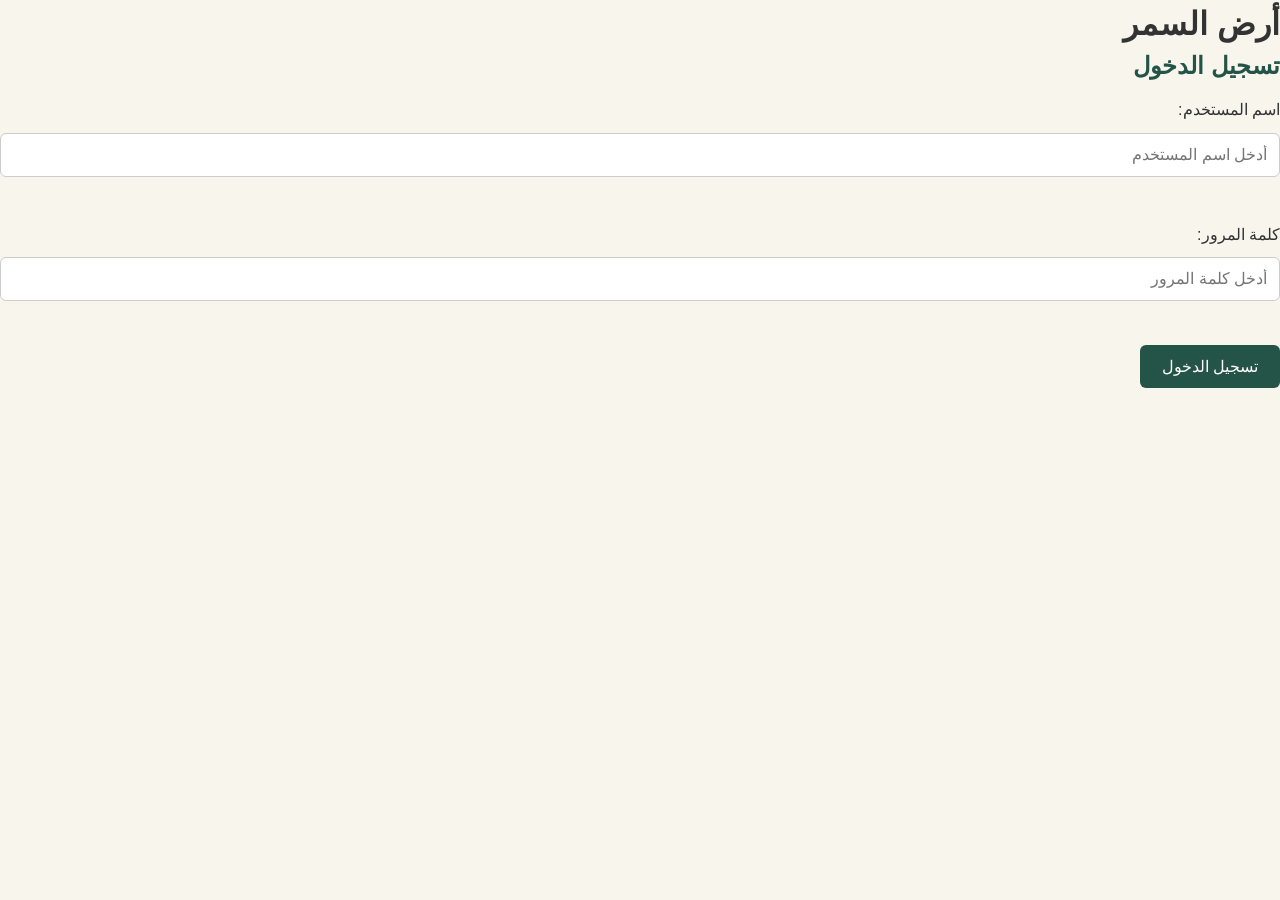
<file: index.html>
<!DOCTYPE html><html lang="ar" dir="rtl">
<head>
    <meta charset="UTF-8">
    <meta name="viewport" content="width=device-width, initial-scale=1.0">
    <link rel="stylesheet" href="style.css">
    <title>تسجيل الدخول - أرض السمر</title>
</head><body><h1>أرض السمر</h1>

<h2>تسجيل الدخول</h2>

<form>
    <label>اسم المستخدم:</label>
    <br>
    <input type="text" placeholder="أدخل اسم المستخدم">

    <br><br>

    <label>كلمة المرور:</label>
    <br>
    <input type="password" placeholder="أدخل كلمة المرور">

    <br><br>

    <button type="submit">تسجيل الدخول</button>
</form>

<script src="script.js"></script>

</body>
</html>
</file>
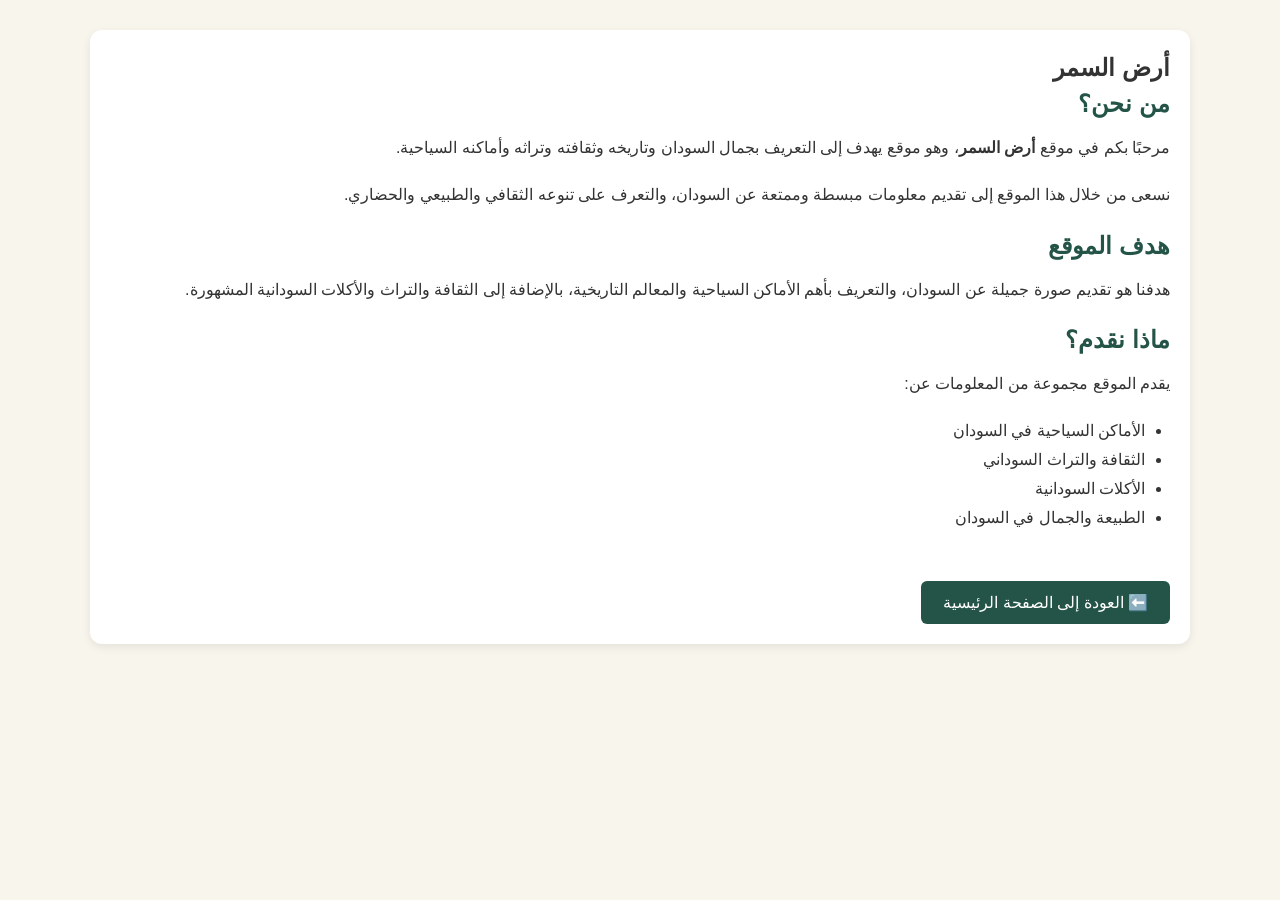
<file: about.html>
<!DOCTYPE html>
<html lang="ar" dir="rtl">

<head>
  <link rel="stylesheet" href="style.css">

    <meta charset="UTF-8">

    <meta name="viewport" content="width=device-width, initial-scale=1.0">

    <title>من نحن - أرض السمر</title>

</head>

<body>

    <main>

        <section>

            <h1> أرض السمر</h1>

            <h2>من نحن؟</h2>

            <p>
                مرحبًا بكم في موقع
                <strong>أرض السمر</strong>،
                وهو موقع يهدف إلى التعريف بجمال السودان
                وتاريخه وثقافته وتراثه وأماكنه السياحية.
            </p>

            <p>
                نسعى من خلال هذا الموقع إلى تقديم معلومات
                مبسطة وممتعة عن السودان، والتعرف على تنوعه
                الثقافي والطبيعي والحضاري.
            </p>

            <h2> هدف الموقع</h2>

            <p>
                هدفنا هو تقديم صورة جميلة عن السودان،
                والتعريف بأهم الأماكن السياحية والمعالم
                التاريخية، بالإضافة إلى الثقافة والتراث
                والأكلات السودانية المشهورة.
            </p>

            <h2> ماذا نقدم؟</h2>

            <p>
                يقدم الموقع مجموعة من المعلومات عن:
            </p>

            <ul>

                <li> الأماكن السياحية في السودان</li>

                <li> الثقافة والتراث السوداني</li>

                <li> الأكلات السودانية</li>

                <li> الطبيعة والجمال في السودان</li>

            </ul>

            <br>

            <!-- زر العودة للصفحة الرئيسية -->

            <a href="index.html">
                <button type="button">
                    ⬅️ العودة إلى الصفحة الرئيسية
                </button>
            </a>

        </section>

    </main>
  <script src="script.js"></script>

</body>

</html>
</file>
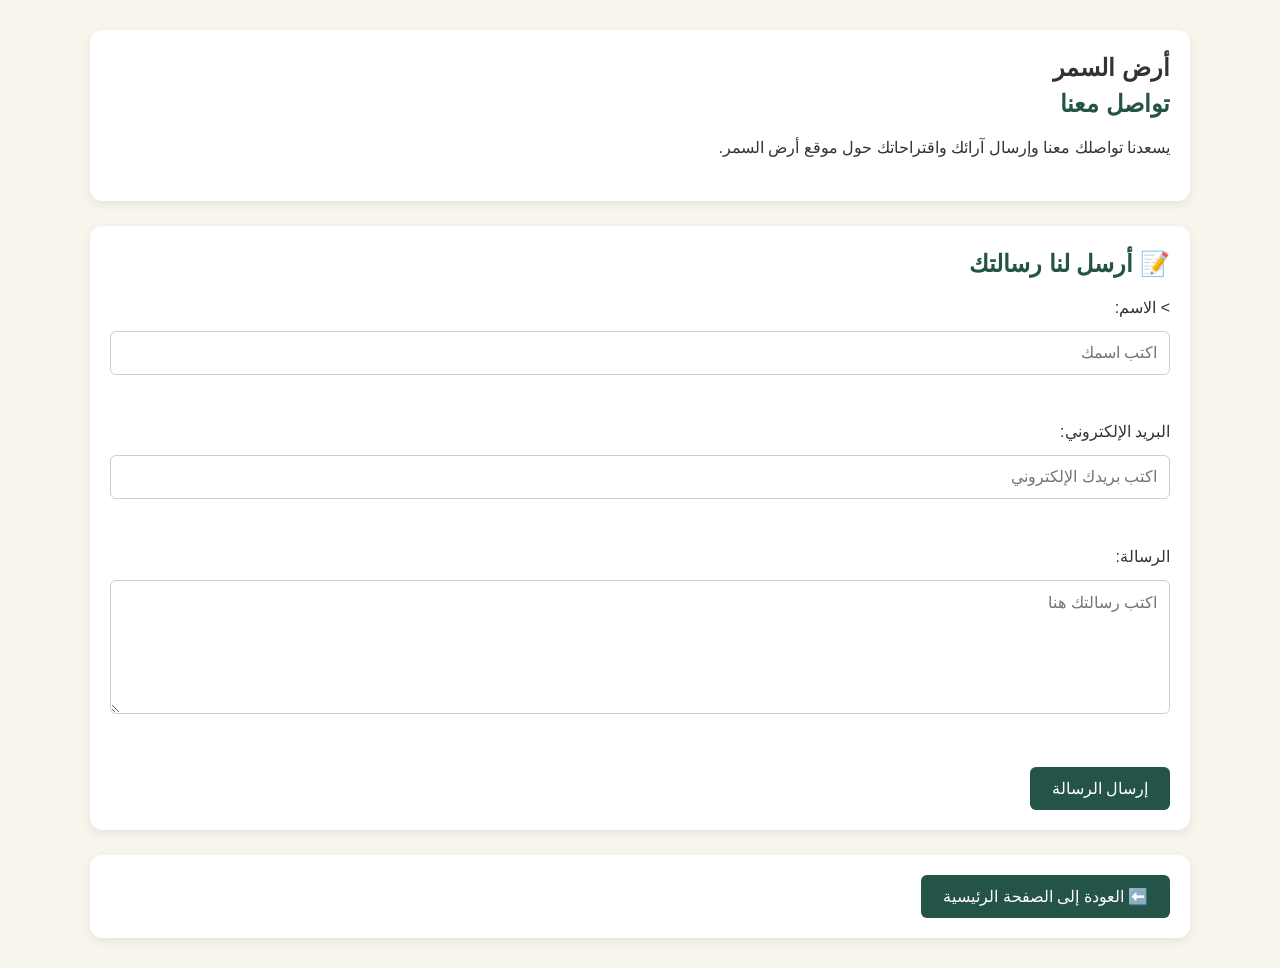
<file: contact.html>
<!DOCTYPE html>
<html lang="ar" dir="rtl">

<head>
  <link rel="stylesheet" href="style.css">

    <meta charset="UTF-8">

    <meta name="viewport" content="width=device-width, initial-scale=1.0">

    <link rel="stylesheet" href="style.css">

    <title>تواصل معنا - أرض السمر</title>

</head>

<body>

    <main>

        <section>

            <h1> أرض السمر</h1>

            <h2> تواصل معنا</h2>

            <p>
                يسعدنا تواصلك معنا وإرسال آرائك
                واقتراحاتك حول موقع أرض السمر.
            </p>

        </section>

        <!-- نموذج التواصل -->

        <section>

            <h2>📝 أرسل لنا رسالتك</h2>

            <form id="contactForm">>

                <label>الاسم:</label>
                <br>

                <input type="text" id="name" placeholder="اكتب اسمك" required>

                <br><br>

                <label>البريد الإلكتروني:</label>
                <br>

                <input type="email" id="email" placeholder="اكتب بريدك الإلكتروني" required>

                <br><br>

                <label>الرسالة:</label>
                <br>

                <textarea id="message" rows="6" placeholder="اكتب رسالتك هنا" required></textarea>

                <br><br>

                <button type="submit">
                     إرسال الرسالة
                </button>

            </form >

        </section>

        <!-- زر العودة -->

        <section>

            <a href="index.html">
                <button type="button">
                    ⬅️ العودة إلى الصفحة الرئيسية
                </button>
            </a>

        </section>

    </main>

</body>
<script src="script.js"></script>
</html>
</file>
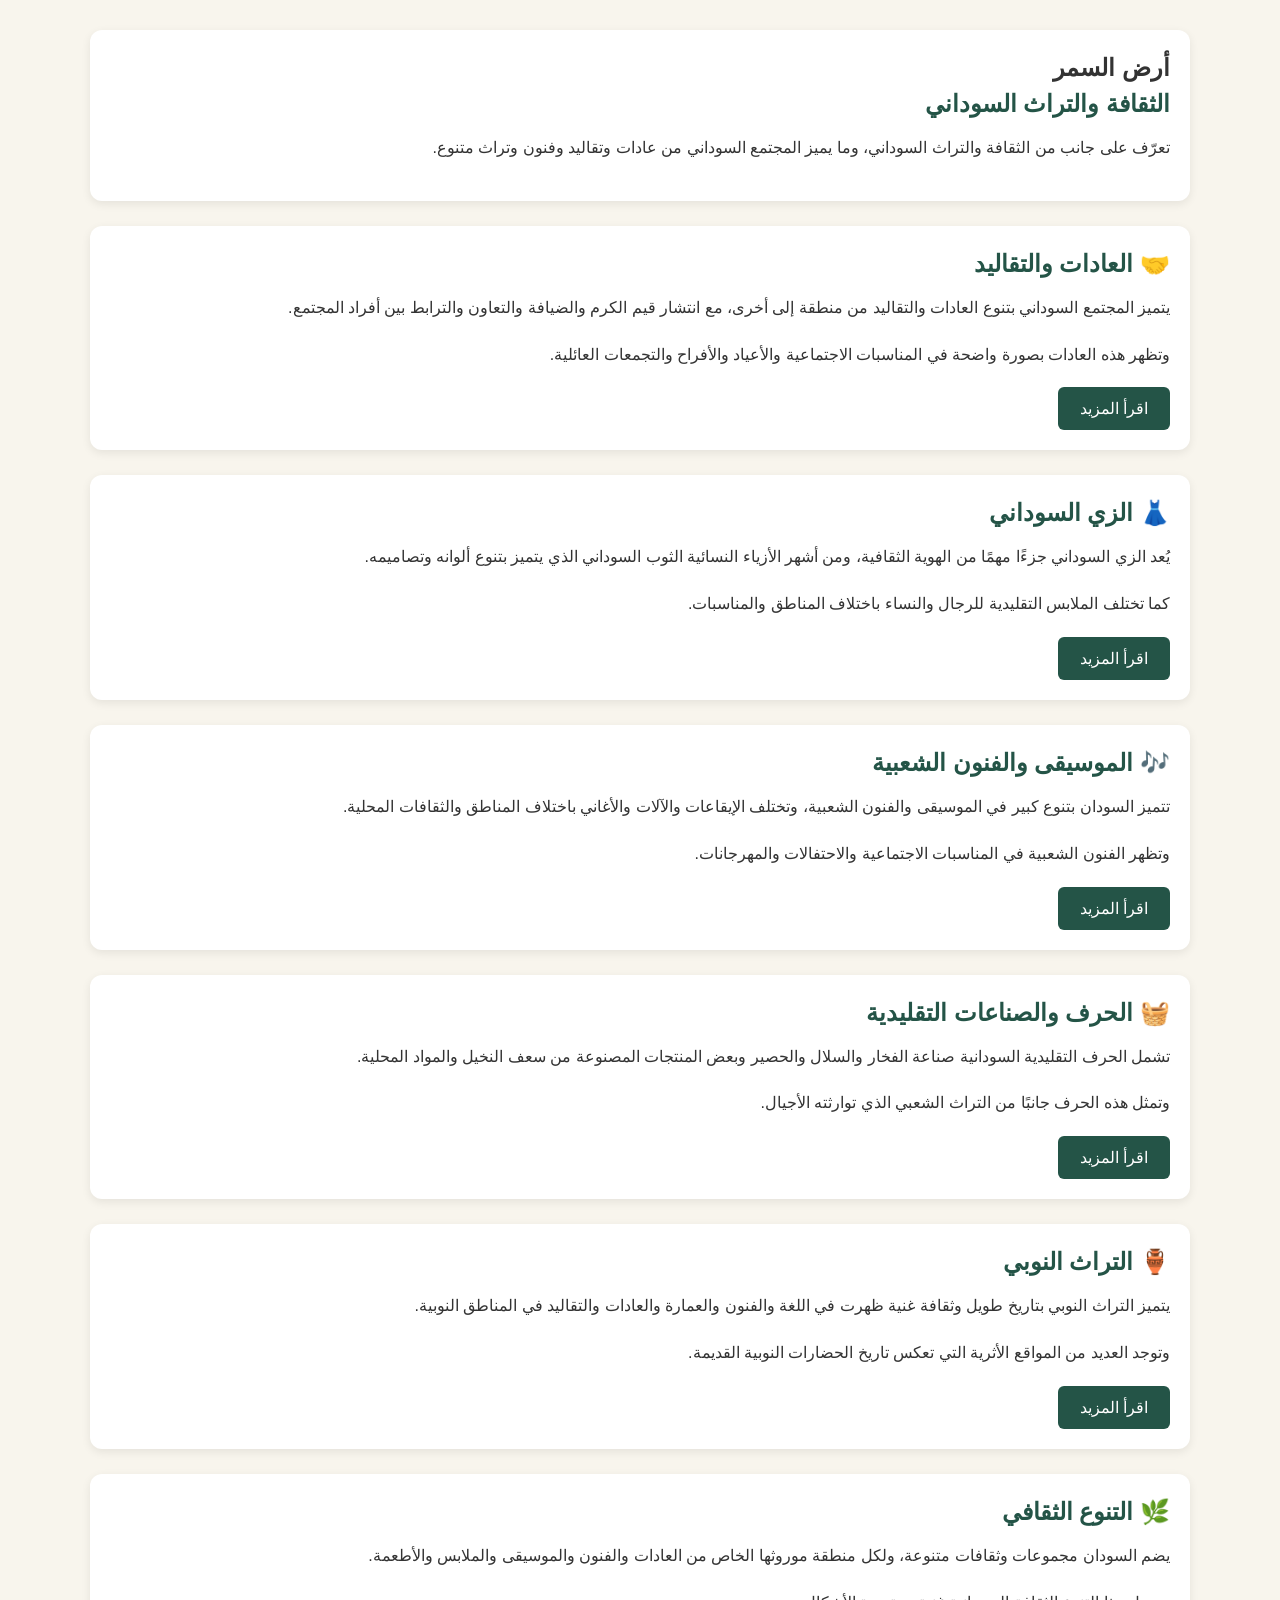
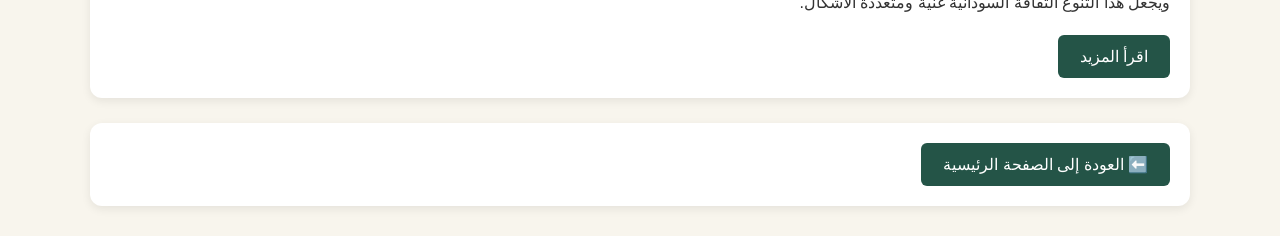
<file: culture.html>
<!DOCTYPE html>
<html lang="ar" dir="rtl">

<head>
  <link rel="stylesheet" href="style.css">

    <meta charset="UTF-8">

    <meta name="viewport" content="width=device-width, initial-scale=1.0">

    <link rel="stylesheet" href="style.css">

    <title>الثقافة والتراث - أرض السمر</title>

</head>

<body>

<main>

    <section>

        <h1> أرض السمر</h1>

        <h2> الثقافة والتراث السوداني</h2>

        <p>
            تعرّف على جانب من الثقافة والتراث السوداني،
            وما يميز المجتمع السوداني من عادات وتقاليد وفنون
            وتراث متنوع.
        </p>

    </section>


    <!-- العادات والتقاليد -->

    <section>

        <h2>🤝 العادات والتقاليد</h2>

        <p>
            يتميز المجتمع السوداني بتنوع العادات والتقاليد
            من منطقة إلى أخرى، مع انتشار قيم الكرم والضيافة
            والتعاون والترابط بين أفراد المجتمع.
        </p>

        <p>
            وتظهر هذه العادات بصورة واضحة في المناسبات
            الاجتماعية والأعياد والأفراح والتجمعات العائلية.
        </p>
      <div id="moreTraditions" style="display: none;">
    <p>
        من العادات الجميلة في المجتمع السوداني إكرام الضيف
        وتقديم القهوة والشاي، والاهتمام بالزيارات العائلية
        ومساعدة الجيران في المناسبات المختلفة.
    </p><p>
    كما تُعد الجَبَنة السودانية جزءًا من ثقافة الضيافة،
    حيث يجتمع الأهل والأصدقاء حولها في أجواء مليئة
    بالمودة والترابط الاجتماعي.
</p>

</div>
      <button type="button" class="read-more-btn" data-target="moreTraditions">
    اقرأ المزيد
      </button>

    </section>


    <!-- الزي السوداني -->

    <section>

        <h2>👗 الزي السوداني</h2>

        <p>
            يُعد الزي السوداني جزءًا مهمًا من الهوية الثقافية،
            ومن أشهر الأزياء النسائية الثوب السوداني الذي
            يتميز بتنوع ألوانه وتصاميمه.
        </p>

        <p>
            كما تختلف الملابس التقليدية للرجال والنساء
            باختلاف المناطق والمناسبات.
        </p>
<div id="moreDress" style="display: none;">
    <p>
        يعكس الثوب السوداني جمال الثقافة السودانية،
        وتتنوع ألوانه وطرق ارتدائه حسب المناسبات.
        كما تُعد الجلابية من أشهر الملابس التقليدية للرجال.
    </p>
    <p>
        وتختلف تفاصيل الأزياء من منطقة إلى أخرى،
        مما يعكس التنوع الثقافي والتراثي في السودان.
    </p>
</div>
      <button type="button" class="read-more-btn" data-target="moreDress">
    اقرأ المزيد
      </button>
    </section>


    <!-- الموسيقى والفنون -->

    <section>

        <h2>🎶 الموسيقى والفنون الشعبية</h2>

        <p>
            تتميز السودان بتنوع كبير في الموسيقى والفنون
            الشعبية، وتختلف الإيقاعات والآلات والأغاني
            باختلاف المناطق والثقافات المحلية.
        </p>

        <p>
            وتظهر الفنون الشعبية في المناسبات الاجتماعية
            والاحتفالات والمهرجانات.
        </p>
<div id="moreMusic" style="display: none;">
    <p>
        تشتهر الموسيقى السودانية بإيقاعاتها المتنوعة،
        ومن أشهر الآلات الموسيقية الطمبور والعود.
        كما تؤدي الرقصات الشعبية دورًا مهمًا في الأفراح
        والمناسبات الاجتماعية.
    </p>
    <p>
        وتعبّر الأغاني السودانية عن الفرح والحزن
        والحب والوطن، وتعكس تنوع الثقافات في السودان.
    </p>
</div>
      <button type="button" class="read-more-btn" data-target="moreMusic">
    اقرأ المزيد
      </button>
    </section>


    <!-- الحرف اليدوية -->

    <section>

        <h2>🧺 الحرف والصناعات التقليدية</h2>

        <p>
            تشمل الحرف التقليدية السودانية صناعة الفخار
            والسلال والحصير وبعض المنتجات المصنوعة من
            سعف النخيل والمواد المحلية.
        </p>

        <p>
            وتمثل هذه الحرف جانبًا من التراث الشعبي
            الذي توارثته الأجيال.
        </p>
<div id="moreCrafts" style="display: none;">
    <p>
        تشمل الحرف اليدوية السودانية صناعة الفخار،
        والسلال، والمشغولات الجلدية، والتطريز.
        وتختلف هذه الحرف حسب المواد المتوفرة في كل منطقة.
    </p>
    <p>
        وتسهم الحرف التقليدية في المحافظة على التراث،
        كما تعكس مهارات الحرفيين وإبداعهم عبر الأجيال.
    </p>
</div><button type="button" class="read-more-btn" data-target="moreCrafts">
    اقرأ المزيد
</button>
    </section>


    <!-- التراث النوبي -->

    <section>

        <h2>🏺 التراث النوبي</h2>

        <p>
            يتميز التراث النوبي بتاريخ طويل وثقافة غنية
            ظهرت في اللغة والفنون والعمارة والعادات
            والتقاليد في المناطق النوبية.
        </p>

        <p>
            وتوجد العديد من المواقع الأثرية التي تعكس
            تاريخ الحضارات النوبية القديمة.
        </p>
<div id="moreNubian" style="display: none;">
    <p>
        يتميز التراث النوبي بلغته وعاداته وتقاليده
        وفنونه الشعبية، كما تظهر هويته في العمارة
        التقليدية والزخارف والأغاني والرقصات.
    </p>
    <p>
        ويمثل التراث النوبي جزءًا أصيلًا من التنوع
        الثقافي في السودان، وتعمل الأجيال على المحافظة
        عليه ونقله إلى الأبناء.
    </p>
</div><button type="button" class="read-more-btn" data-target="moreNubian">
    اقرأ المزيد
</button>
    </section>


    <!-- التراث الشعبي -->

    <section>

        <h2>🌿 التنوع الثقافي</h2>

        <p>
            يضم السودان مجموعات وثقافات متنوعة، ولكل منطقة
            موروثها الخاص من العادات والفنون والموسيقى
            والملابس والأطعمة.
        </p>

        <p>
            ويجعل هذا التنوع الثقافة السودانية غنية
            ومتعددة الأشكال.
        </p>
<div id="moreDiversity" style="display: none;">
    <p>
        يعكس التنوع الثقافي في السودان تعدد اللغات
        والعادات والتقاليد والفنون بين مختلف المجتمعات،
        ويمنح كل منطقة طابعها الثقافي المميز.
    </p>
    <p>
        ويساعد التعرف على ثقافات المناطق المختلفة
        في تعزيز التفاهم والاحترام المتبادل والمحافظة
        على التراث السوداني للأجيال القادمة.
    </p>
</div><button type="button" class="read-more-btn" data-target="moreDiversity">
    اقرأ المزيد
</button>
    </section>


    <!-- زر العودة -->

    <section>

        <a href="index.html">

            <button type="button">
                ⬅️ العودة إلى الصفحة الرئيسية
            </button>

        </a>

    </section>


</main>
<script src="script.js"></script>
</body>

</html>
</file>
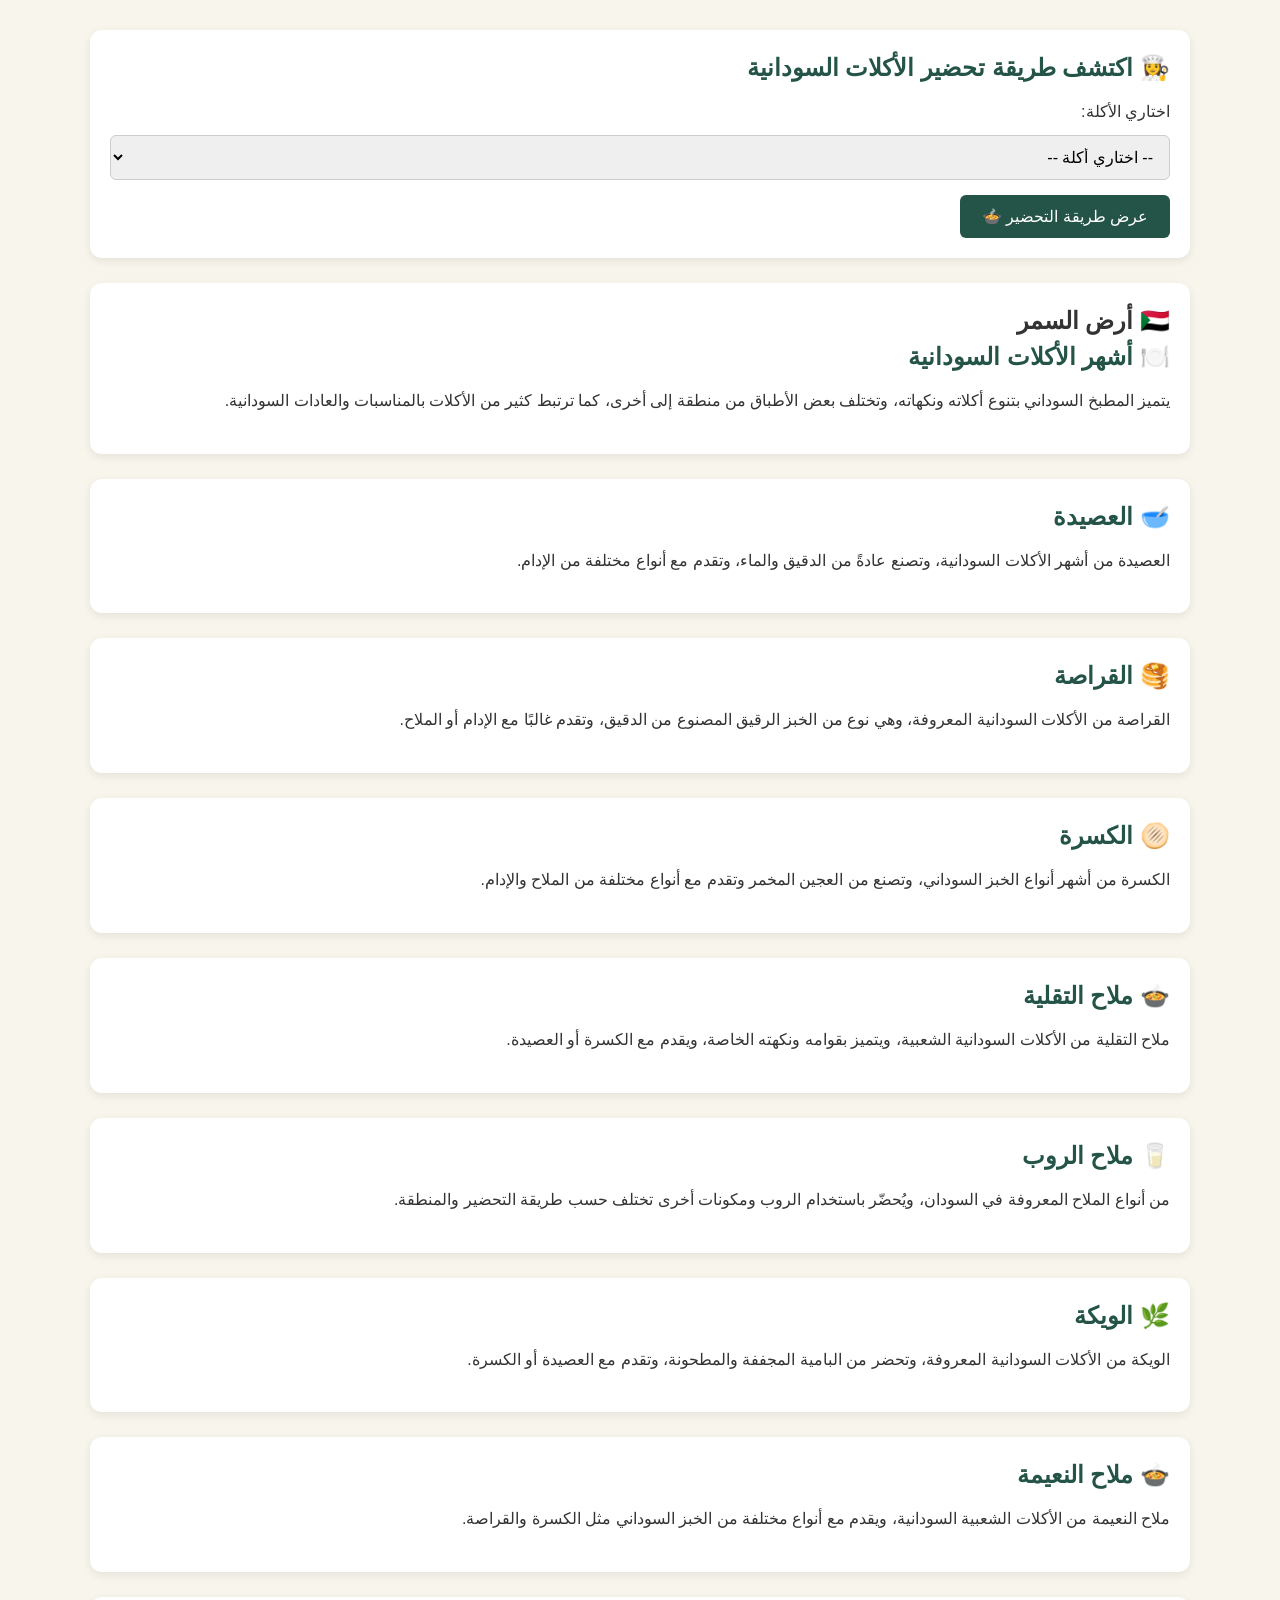
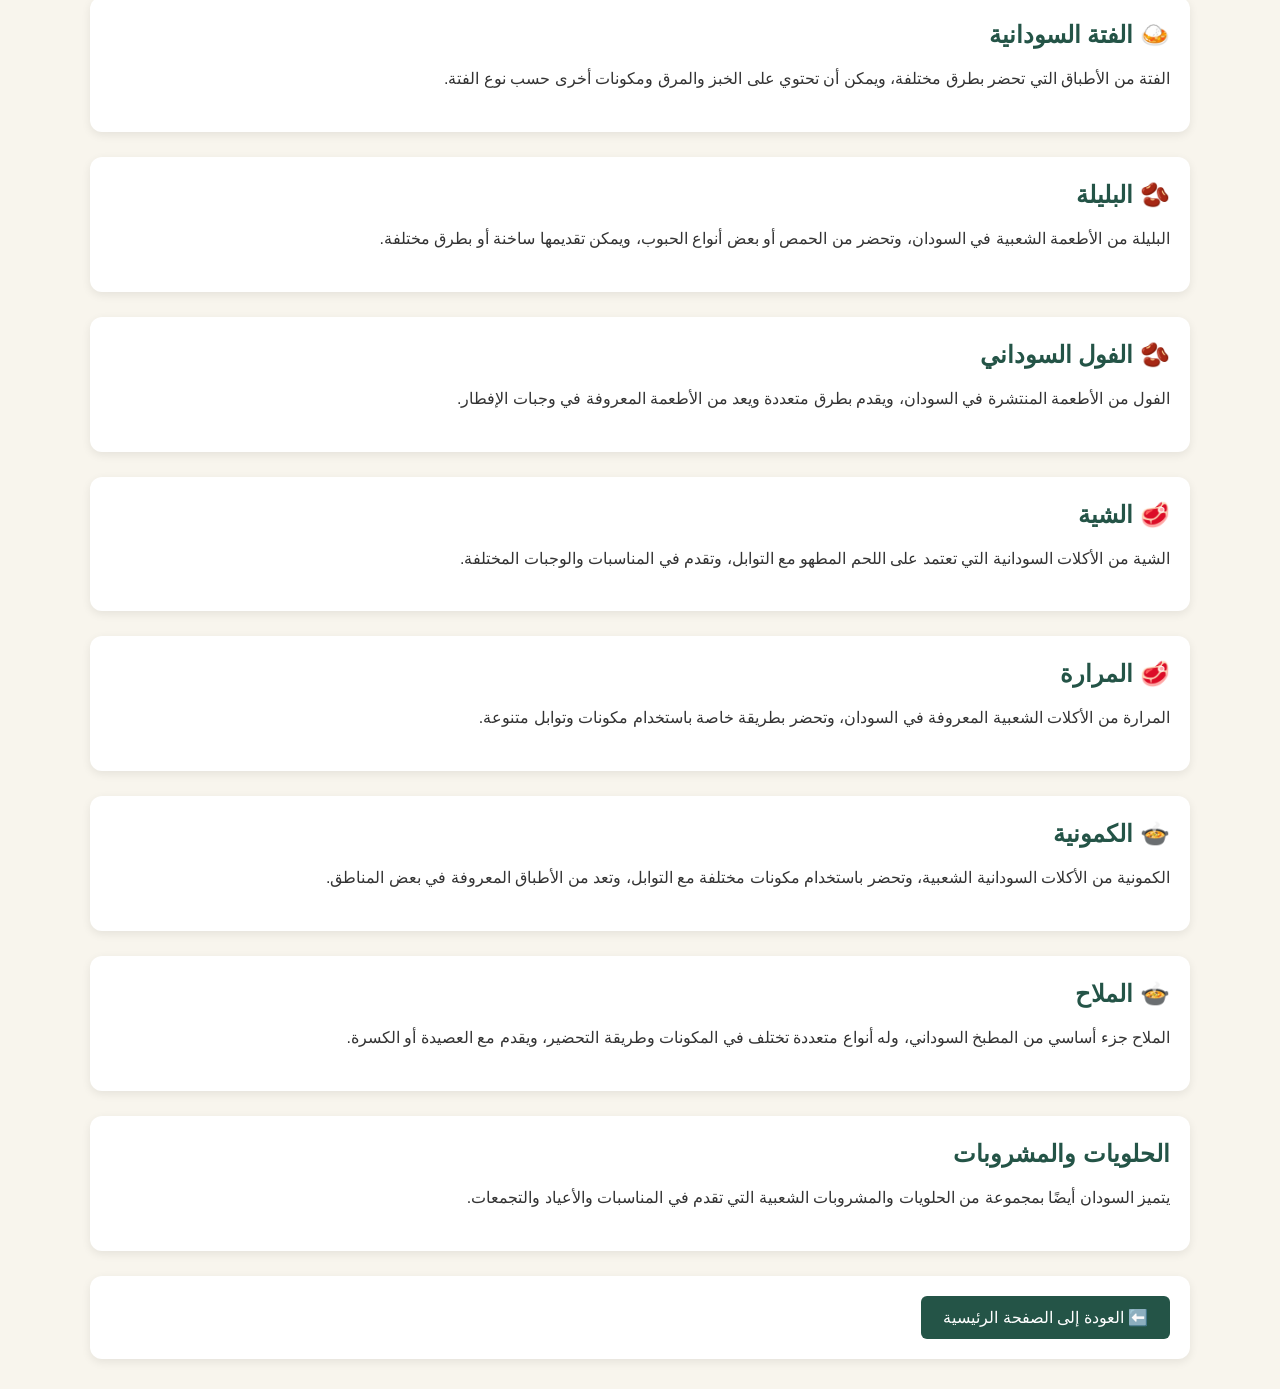
<file: foot.html>
<!DOCTYPE html>
<html lang="ar" dir="rtl">
<head>
  <link rel="stylesheet" href="style.css">
    <meta charset="UTF-8">
    <meta name="viewport" content="width=device-width, initial-scale=1.0">
    <link rel="stylesheet" href="style.css">
    <title>الأكلات السودانية - أرض السمر</title>
</head>

<body>

<main>
  

  </>
  <!-- اختيار الأكلة لعرض طريقة تحضيرها -->
<section>
    <h2>👩‍🍳 اكتشف طريقة تحضير الأكلات السودانية</h2>

    <label for="recipeSelect">اختاري الأكلة:</label>

    <select id="recipeSelect">
        <option value="">-- اختاري أكلة --</option>
        <option value="asida">العصيدة</option>
        <option value="gorasa">القراصة</option>
        <option value="kisra">الكسرة</option>
        <option value="tagalia">ملاح التقلية</option>
        <option value="rob">ملاح الروب</option>
        <option value="weika">الويكة</option>
        <option value="naima">ملاح النعيمة</option>
        <option value="fatta">الفتة السودانية</option>
        <option value="balila">البليلة</option>
        <option value="beans">الفول</option>
        <option value="shia">الشية</option>
        <option value="marara">المرارة</option>
        <option value="kamonia">الكمونية</option>
        <option value="malah">الملاح</option>
    </select>

    <button type="button" onclick="showRecipe()">
        عرض طريقة التحضير 🍲
    </button>
</section>
<!-- مكان عرض وصفات الأكلات -->
<div id="recipeBox" style="display: none;">
    <h2 id="recipeTitle"></h2>
    <h3>🧂 المكونات</h3>
    <ul id="recipeIngredients"></ul>
    <h3>👩‍🍳 طريقة التحضير</h3>
    <ol id="recipeSteps"></ol>
    <button type="button" onclick="closeRecipe()">إغلاق الوصفة</button>
</div>
    <!-- مقدمة الصفحة -->
    <section>
        <h1>🇸🇩 أرض السمر</h1>
        <h2>🍽️ أشهر الأكلات السودانية</h2>

        <p>
            يتميز المطبخ السوداني بتنوع أكلاته ونكهاته،
            وتختلف بعض الأطباق من منطقة إلى أخرى،
            كما ترتبط كثير من الأكلات بالمناسبات والعادات السودانية.
        </p>
    </section>

    <!-- العصيدة -->
    <section>
        <h2>🥣 العصيدة</h2>
        <p>
            العصيدة من أشهر الأكلات السودانية، وتصنع عادةً
            من الدقيق والماء، وتقدم مع أنواع مختلفة من الإدام.
        </p>
    </section>

    <!-- القراصة -->
    <section>
        <h2>🥞 القراصة</h2>
        <p>
            القراصة من الأكلات السودانية المعروفة،
            وهي نوع من الخبز الرقيق المصنوع من الدقيق،
            وتقدم غالبًا مع الإدام أو الملاح.
        </p>
    </section>

    <!-- الكسرة -->
    <section>
        <h2>🫓 الكسرة</h2>
        <p>
            الكسرة من أشهر أنواع الخبز السوداني،
            وتصنع من العجين المخمر وتقدم مع أنواع مختلفة
            من الملاح والإدام.
        </p>
    </section>

    <!-- ملاح التقلية -->
    <section>
        <h2>🍲 ملاح التقلية</h2>
        <p>
            ملاح التقلية من الأكلات السودانية الشعبية،
            ويتميز بقوامه ونكهته الخاصة، ويقدم مع الكسرة
            أو العصيدة.
        </p>
    </section>

    <!-- ملاح الروب -->
    <section>
        <h2>🥛 ملاح الروب</h2>
        <p>
            من أنواع الملاح المعروفة في السودان،
            ويُحضّر باستخدام الروب ومكونات أخرى
            تختلف حسب طريقة التحضير والمنطقة.
        </p>
    </section>

    <!-- الويكة -->
    <section>
        <h2>🌿 الويكة</h2>
        <p>
            الويكة من الأكلات السودانية المعروفة،
            وتحضر من البامية المجففة والمطحونة،
            وتقدم مع العصيدة أو الكسرة.
        </p>
    </section>

    <!-- ملاح النعيمة -->
    <section>
        <h2>🍲 ملاح النعيمة</h2>
        <p>
            ملاح النعيمة من الأكلات الشعبية السودانية،
            ويقدم مع أنواع مختلفة من الخبز السوداني
            مثل الكسرة والقراصة.
        </p>
    </section>

    <!-- الفتة -->
    <section>
        <h2>🍛 الفتة السودانية</h2>
        <p>
            الفتة من الأطباق التي تحضر بطرق مختلفة،
            ويمكن أن تحتوي على الخبز والمرق ومكونات أخرى
            حسب نوع الفتة.
        </p>
    </section>

    <!-- البليلة -->
    <section>
        <h2>🫘 البليلة</h2>
        <p>
            البليلة من الأطعمة الشعبية في السودان،
            وتحضر من الحمص أو بعض أنواع الحبوب،
            ويمكن تقديمها ساخنة أو بطرق مختلفة.
        </p>
    </section>

    <!-- الفول -->
    <section>
        <h2>🫘 الفول السوداني</h2>
        <p>
            الفول من الأطعمة المنتشرة في السودان،
            ويقدم بطرق متعددة ويعد من الأطعمة المعروفة
            في وجبات الإفطار.
        </p>
    </section>

    <!-- الشية -->
    <section>
        <h2>🥩 الشية</h2>
        <p>
            الشية من الأكلات السودانية التي تعتمد على
            اللحم المطهو مع التوابل، وتقدم في المناسبات
            والوجبات المختلفة.
        </p>
    </section>

    <!-- المرارة -->
    <section>
        <h2>🥩 المرارة</h2>
        <p>
            المرارة من الأكلات الشعبية المعروفة في السودان،
            وتحضر بطريقة خاصة باستخدام مكونات وتوابل متنوعة.
        </p>
    </section>

    <!-- الكمونية -->
    <section>
        <h2>🍲 الكمونية</h2>
        <p>
            الكمونية من الأكلات السودانية الشعبية،
            وتحضر باستخدام مكونات مختلفة مع التوابل،
            وتعد من الأطباق المعروفة في بعض المناطق.
        </p>
    </section>

    <!-- الملاح -->
    <section>
        <h2>🍲 الملاح</h2>
        <p>
            الملاح جزء أساسي من المطبخ السوداني،
            وله أنواع متعددة تختلف في المكونات وطريقة التحضير،
            ويقدم مع العصيدة أو الكسرة.
        </p>
    </section>

    <!-- الحلويات -->
    <section>
        <h2> الحلويات والمشروبات</h2>
        <p>
            يتميز السودان أيضًا بمجموعة من الحلويات والمشروبات
            الشعبية التي تقدم في المناسبات والأعياد والتجمعات.
        </p>
    </section>

    <!-- زر العودة -->
    <section>
        <a href="index.html">
            <button type="button">
                ⬅️ العودة إلى الصفحة الرئيسية
            </button>
        </a>
    </section>

</main>

</body>
  <script src="script.js"></script>
</html>
</file>
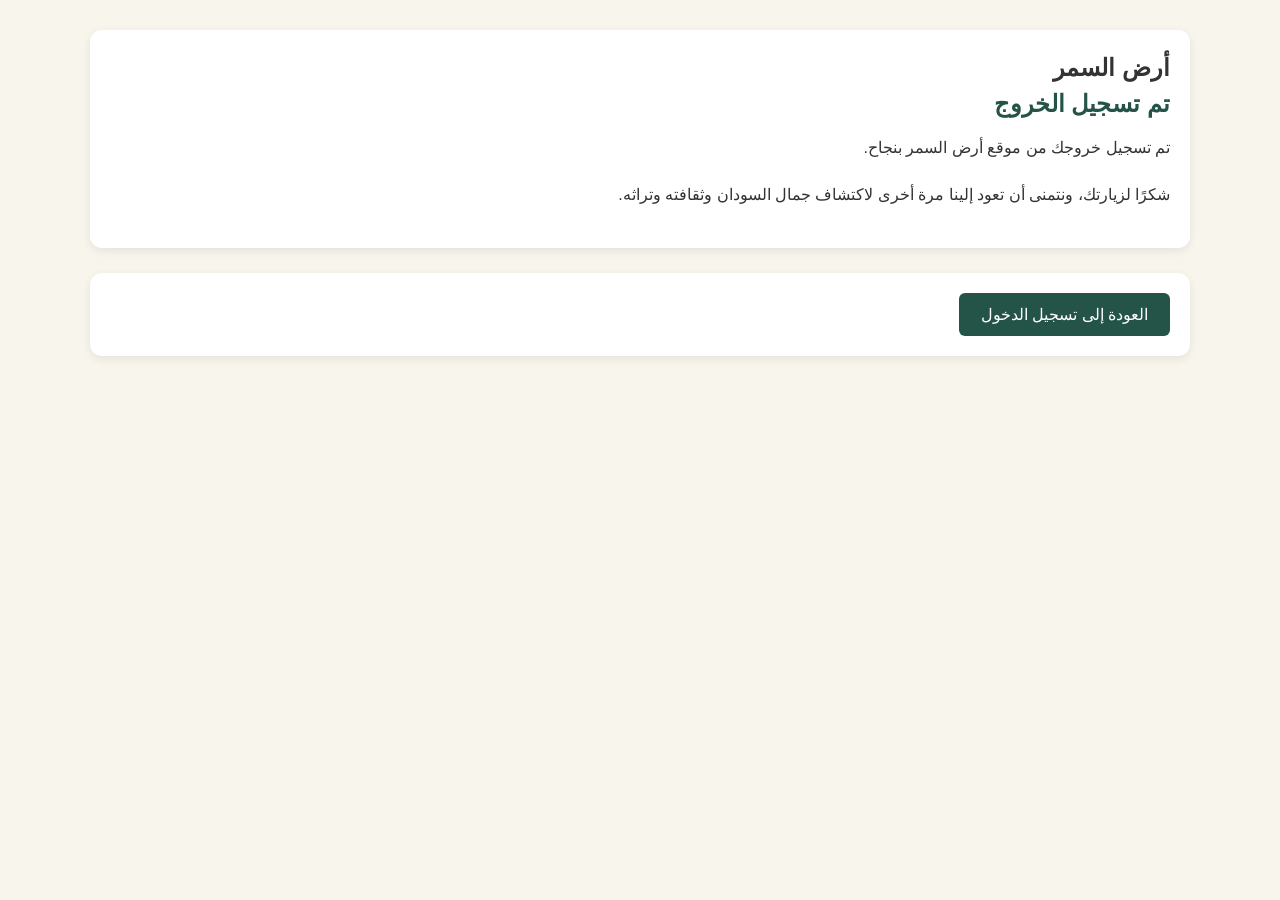
<file: logout.html>
<!DOCTYPE html>
<html lang="ar" dir="rtl">

<head>
  <link rel="stylesheet" href="style.css">

    <meta charset="UTF-8">

    <meta name="viewport" content="width=device-width, initial-scale=1.0">

    <link rel="stylesheet" href="style.css">

    <title>تسجيل الخروج - أرض السمر</title>

</head>

<body>

    <main>

        <section>

            <h1> أرض السمر</h1>

            <h2> تم تسجيل الخروج</h2>

            <p>
                تم تسجيل خروجك من موقع أرض السمر بنجاح.
            </p>

            <p>
                شكرًا لزيارتك، ونتمنى أن تعود إلينا مرة أخرى
                لاكتشاف جمال السودان وثقافته وتراثه.
            </p>

        </section>

        <!-- العودة إلى تسجيل الدخول -->

        <section>

            <a href="index.html">
                <button type="button">
                 العودة إلى تسجيل الدخول
                </button>
            </a>

        </section>

    </main>

</body>
<script src="script.js"></script>
</html>
</file>
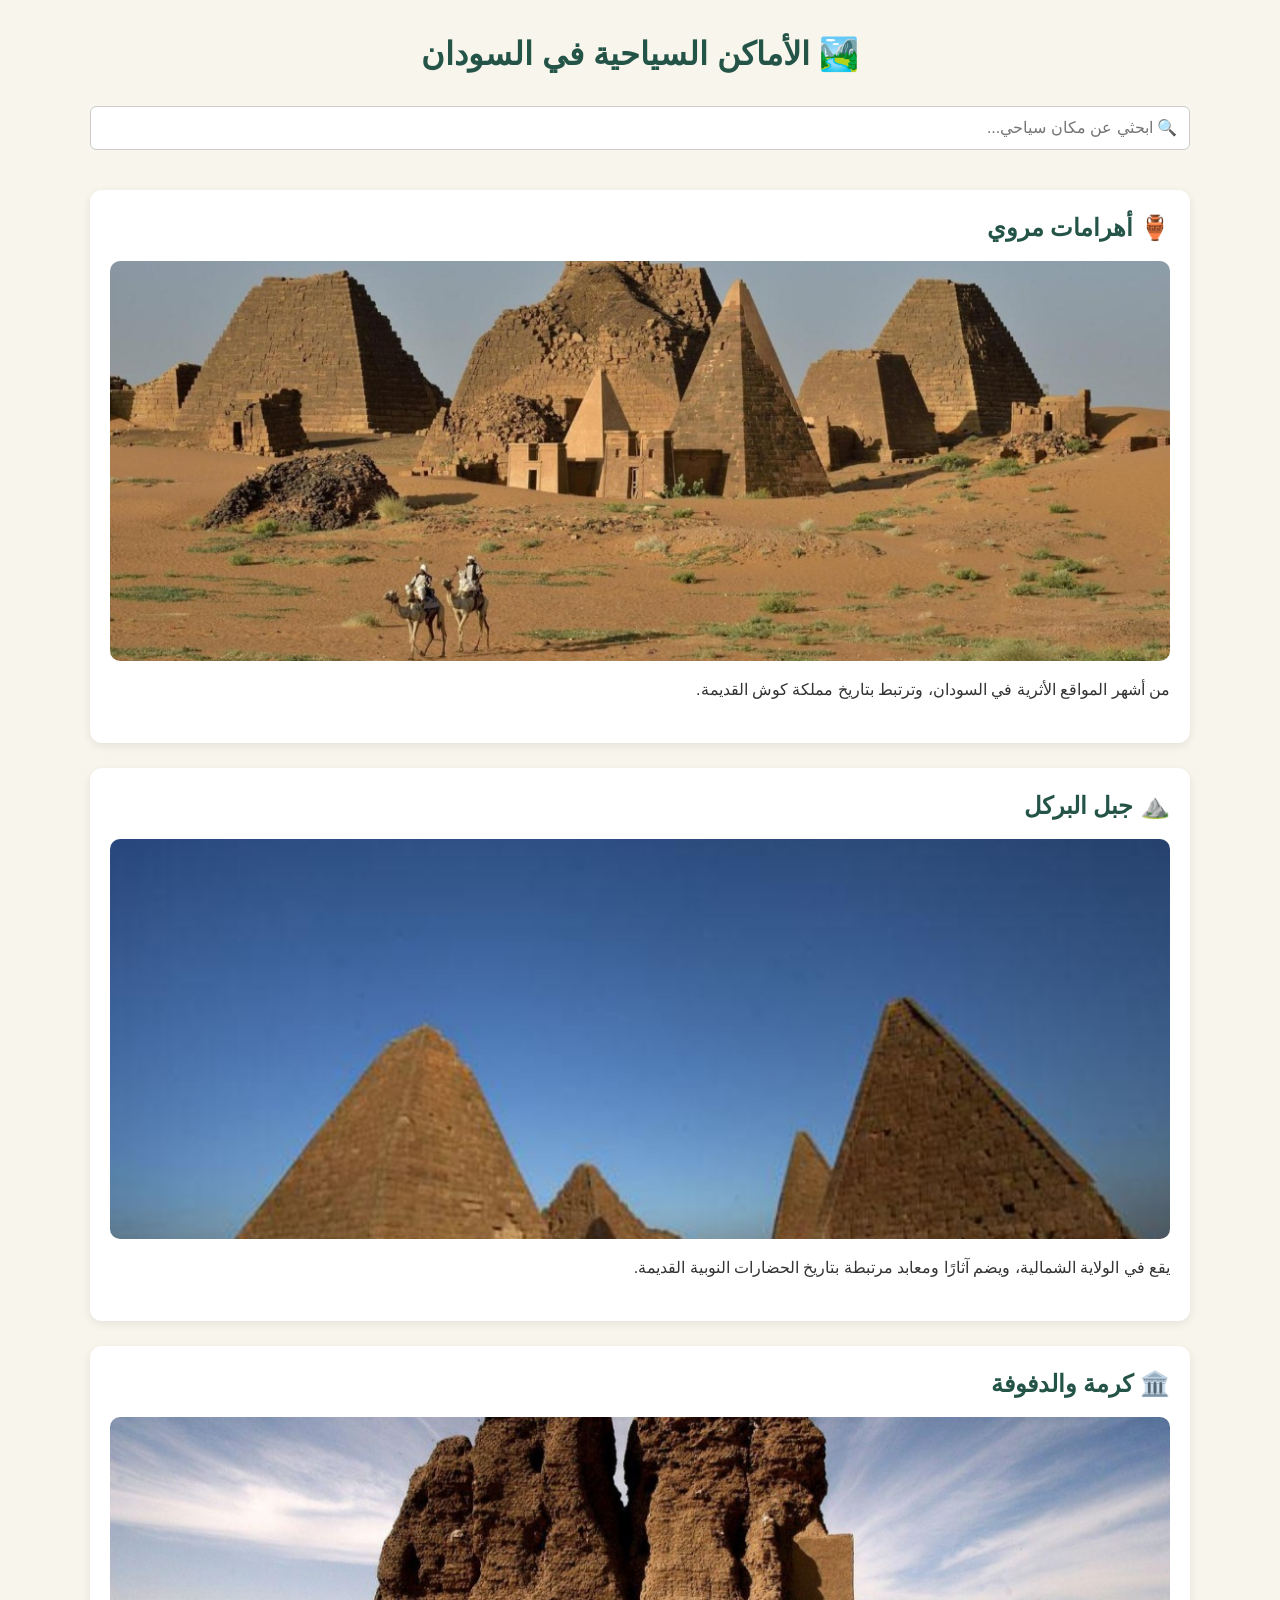
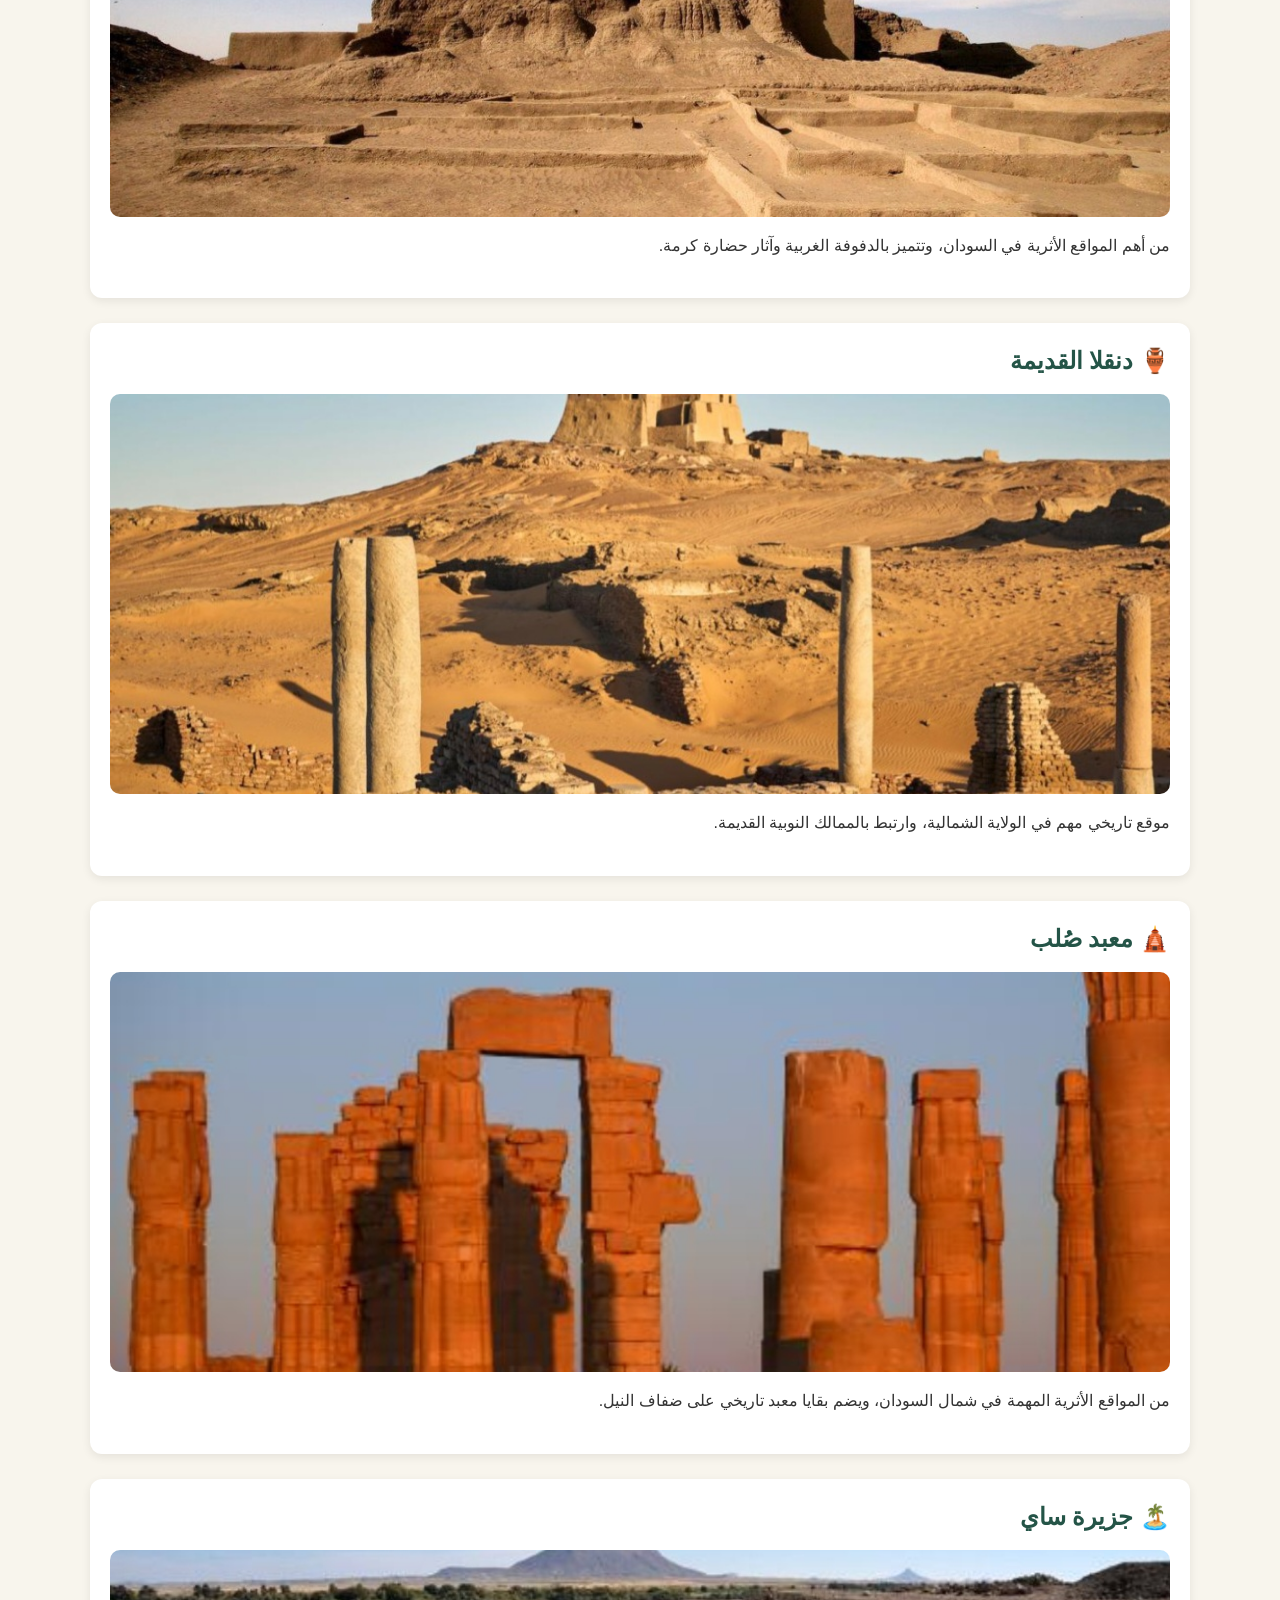
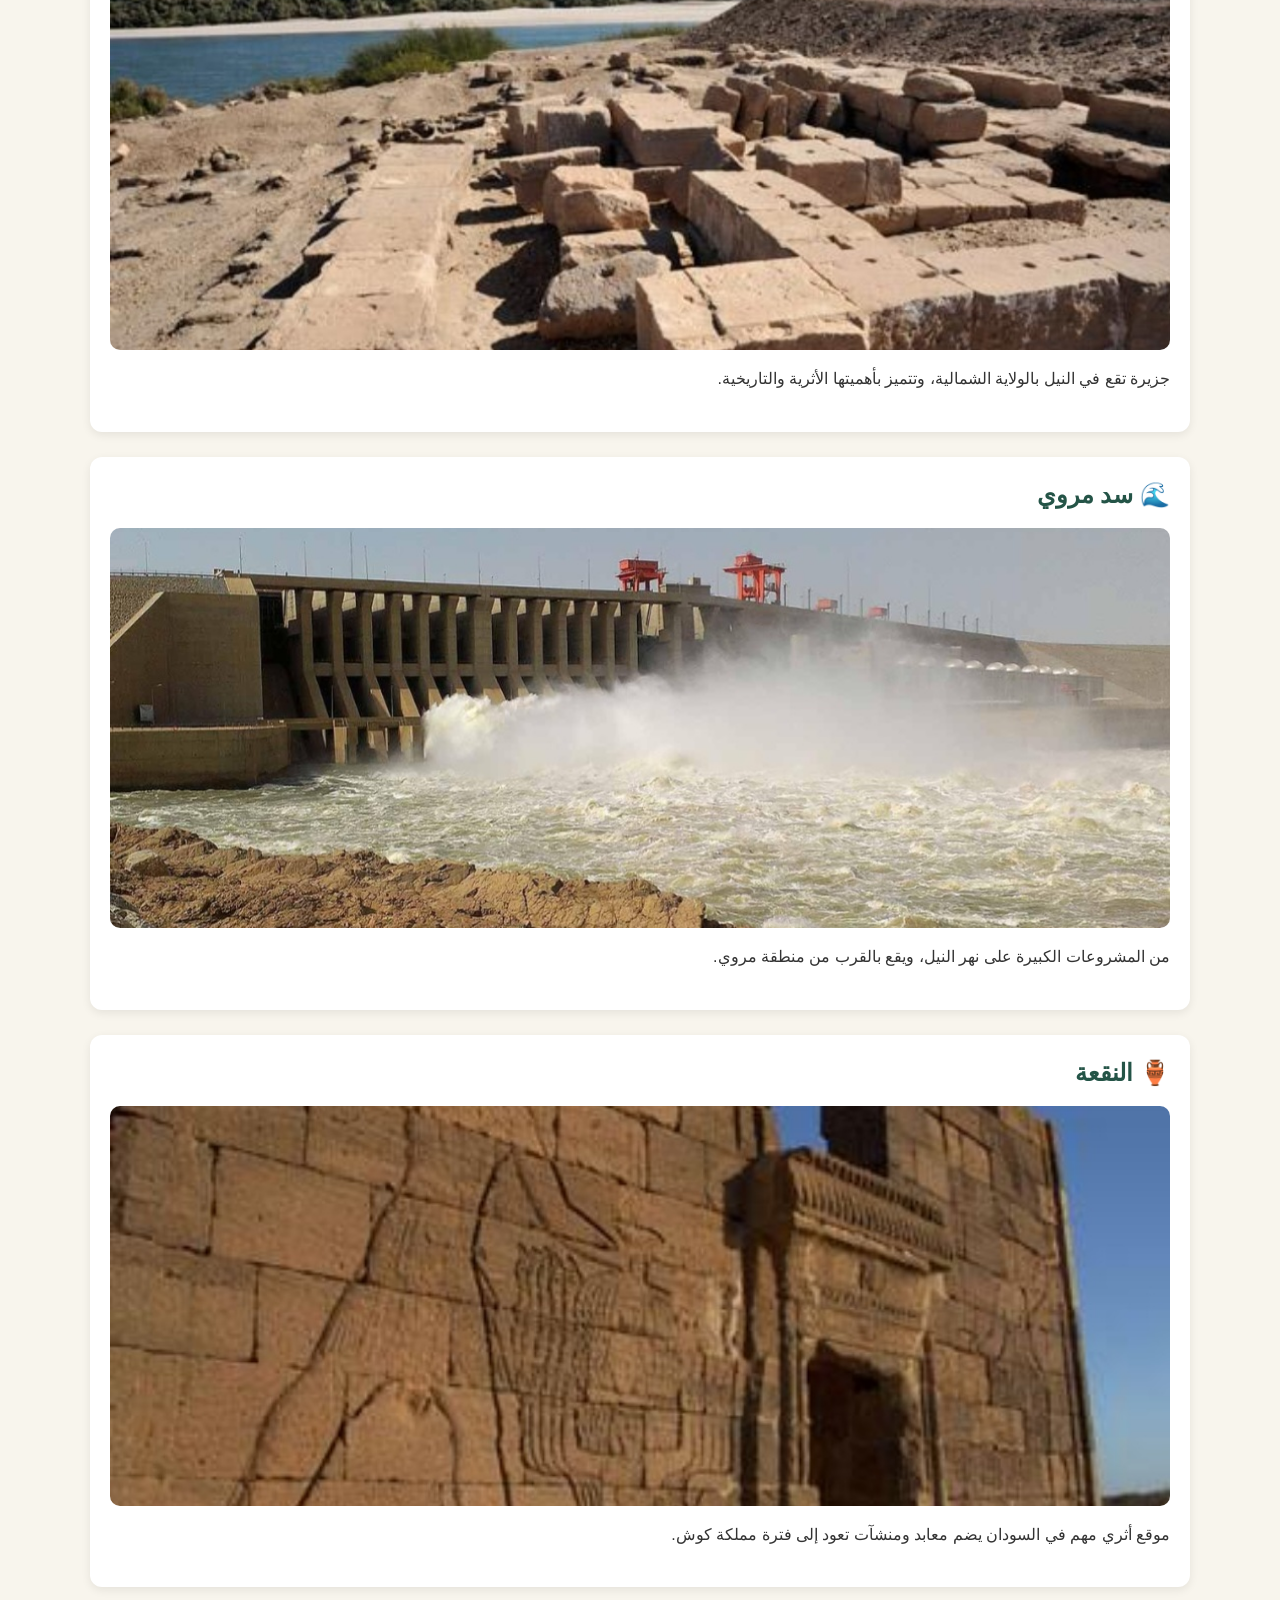
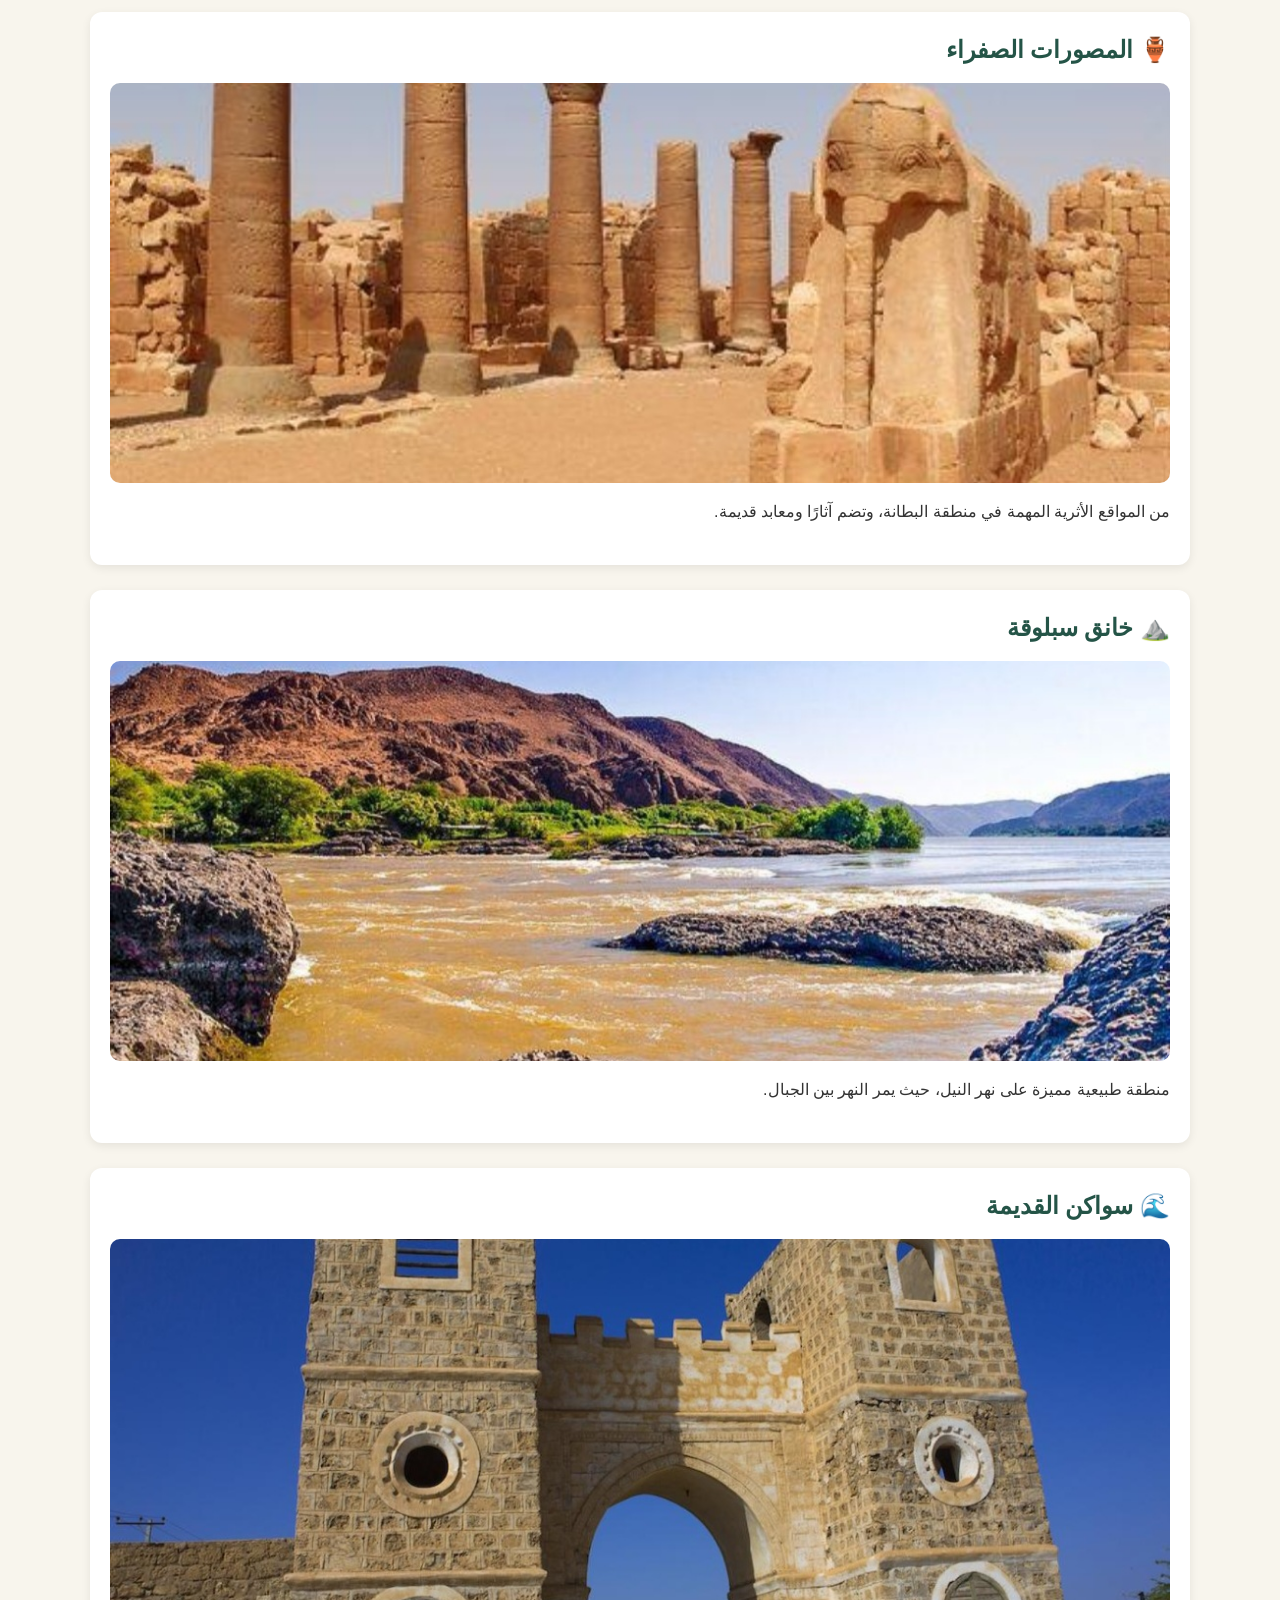
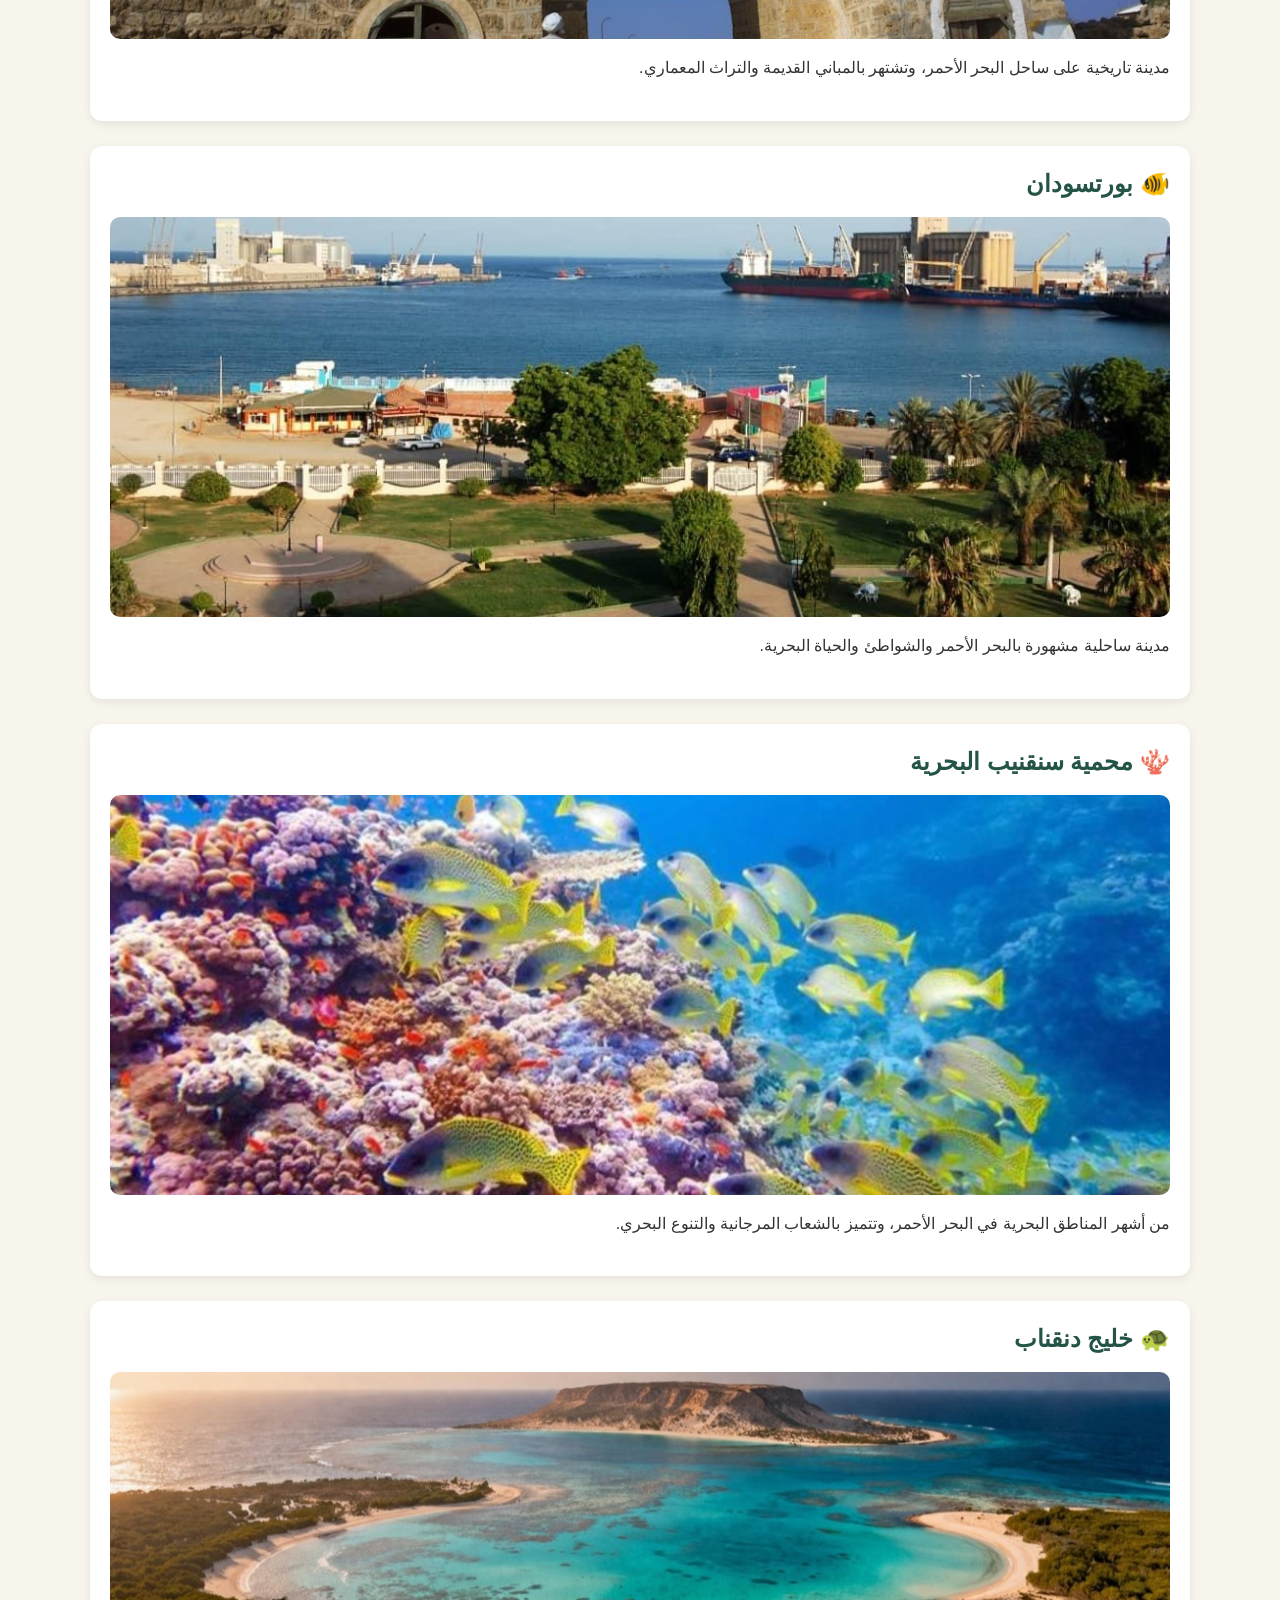
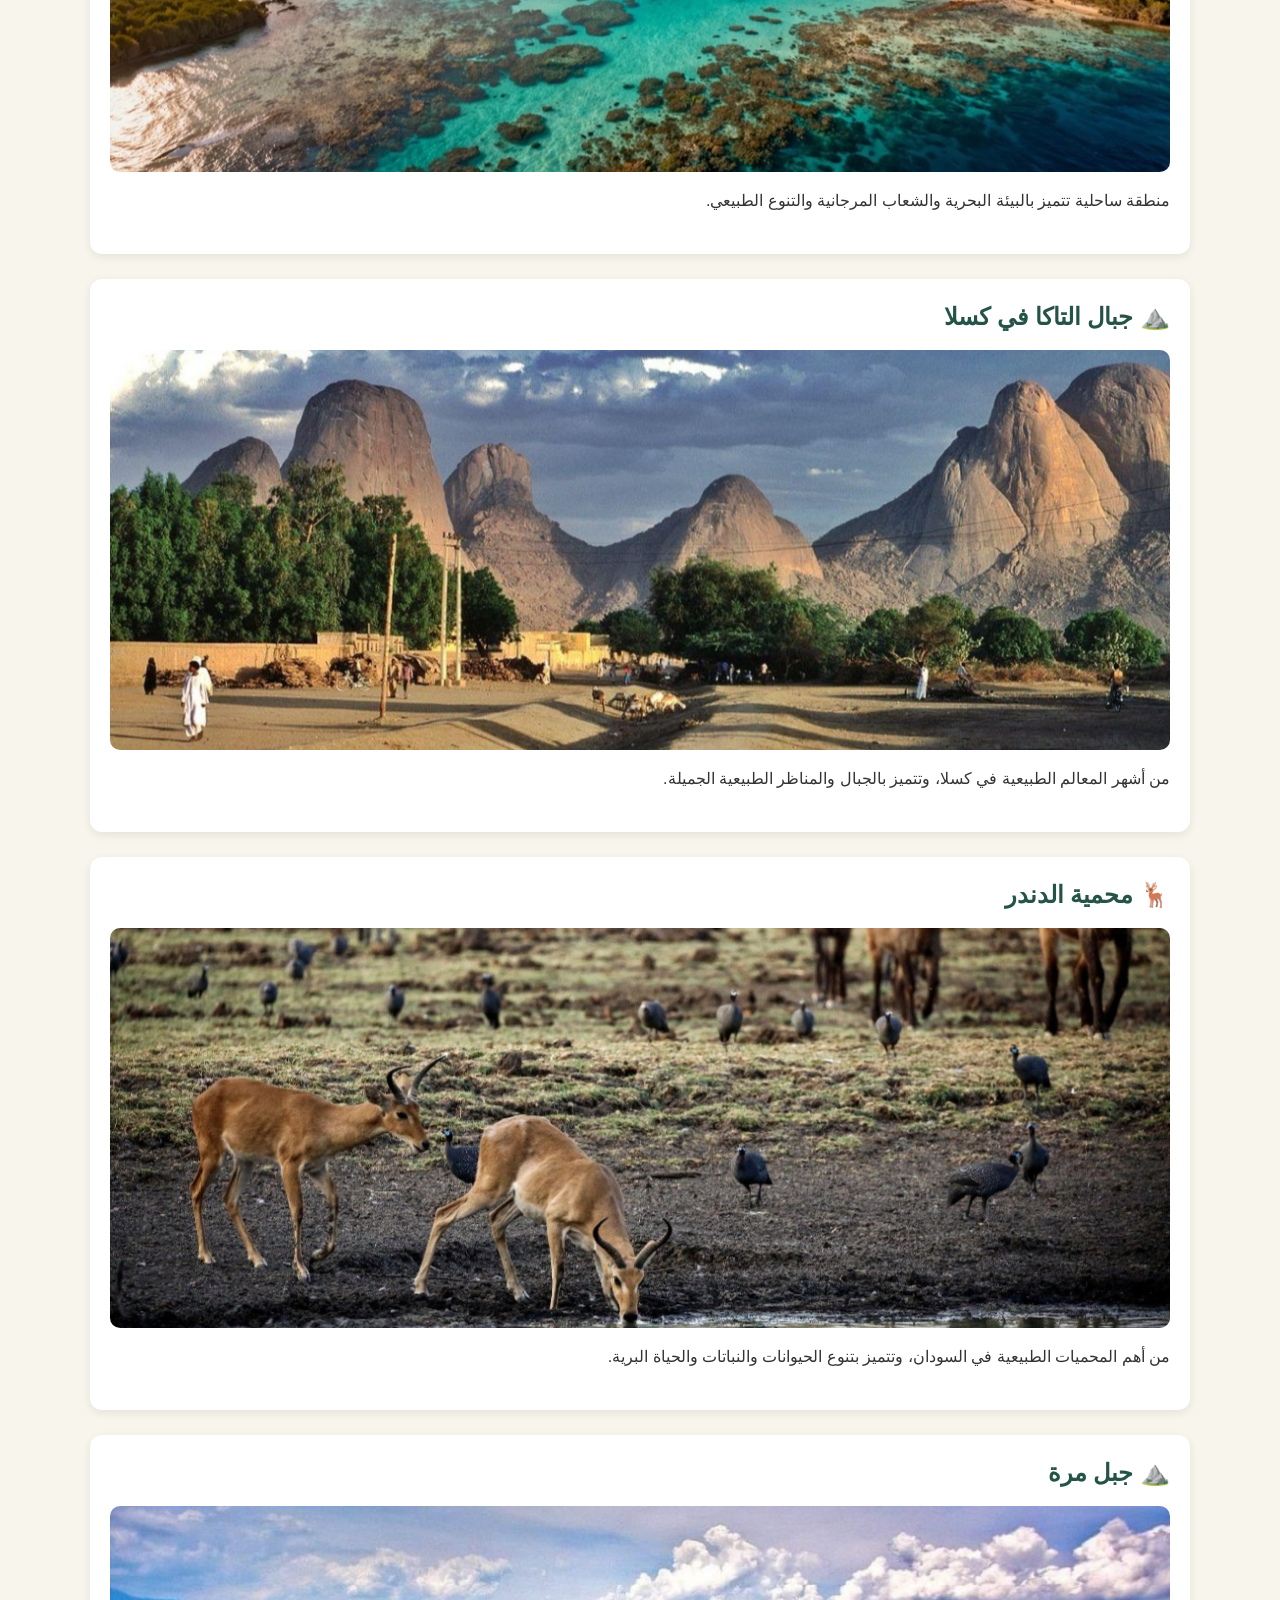
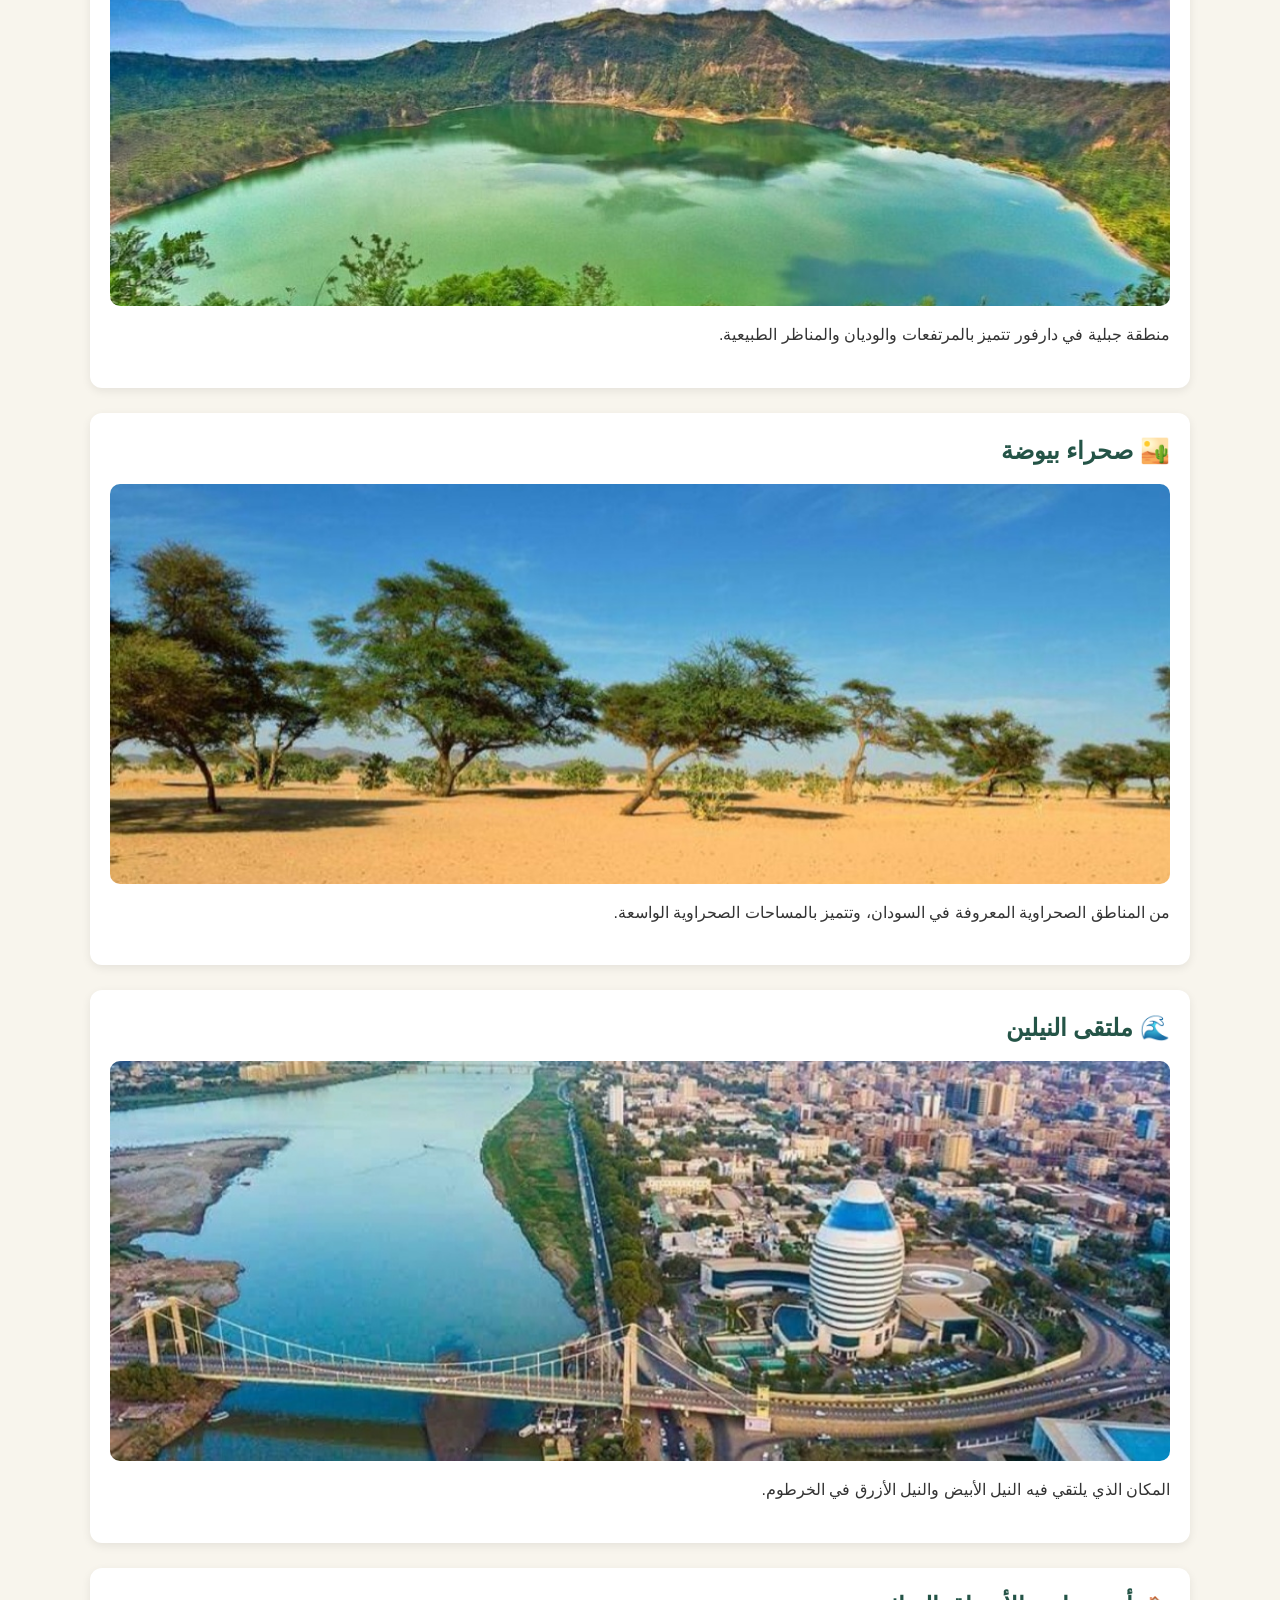
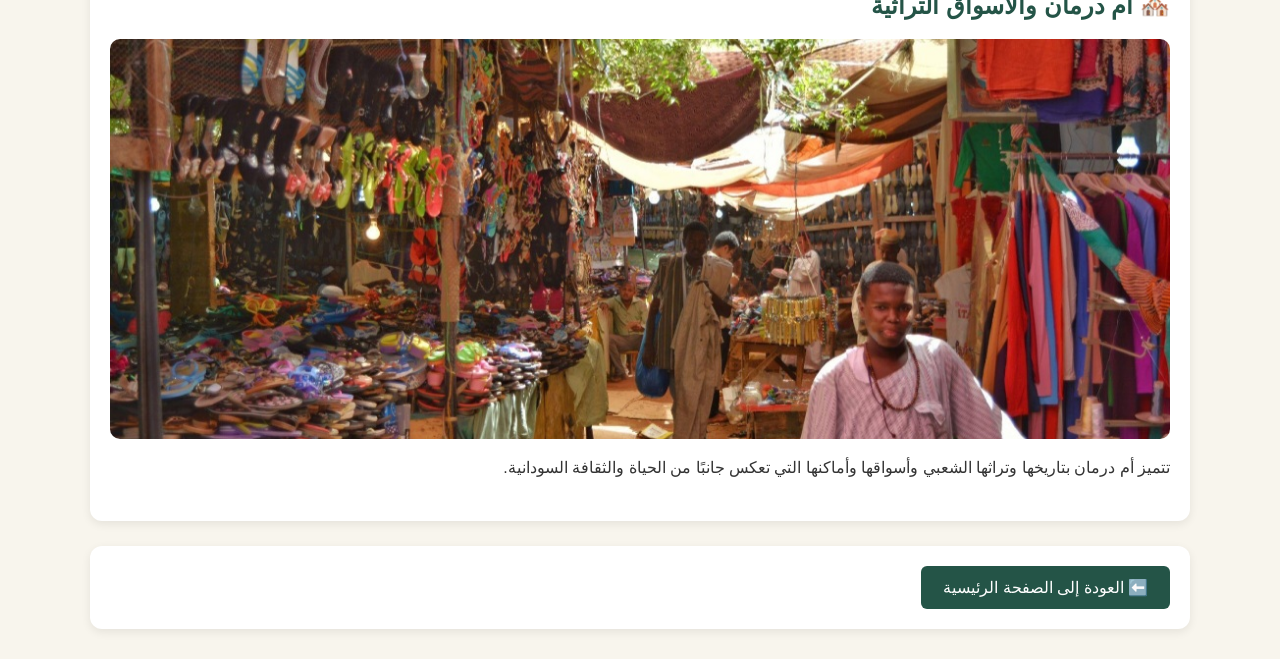
<file: places.html>
<!DOCTYPE html>
<html lang="ar" dir="rtl">

<head>
  <link rel="stylesheet" href="style.css">
    <meta charset="UTF-8">
    <meta name="viewport" content="width=device-width, initial-scale=1.0">
    <title>الأماكن السياحية - اكتشف السودان</title>
    <link rel="stylesheet" href="style.css">
</head>

<body>

    <main>
        <h1>🏞️ الأماكن السياحية في السودان</h1>
<div class="search-box">
    <input
        type="text"
        id="searchInput"
        placeholder="🔍 ابحثي عن مكان سياحي..."
        onkeyup="searchPlaces()">
</div>
      <p id="noResults" style="display: none;">
    عذراً، لم يتم العثور على المكان السياحي.
      </p>
<section>
        <h2>🏺 أهرامات مروي</h2>

        <img src="images/meroe.jpg"
             alt="أهرامات مروي"
             width="100%">

        <p>
            من أشهر المواقع الأثرية في السودان،
            وترتبط بتاريخ مملكة كوش القديمة.
        </p>

    </section>


    <!-- 2 جبل البركل -->

    <section>

        <h2>⛰️ جبل البركل</h2>

        <img src="images/jebel-barkal.jpg"
             alt="جبل البركل"
             width="100%">

        <p>
            يقع في الولاية الشمالية، ويضم آثارًا
            ومعابد مرتبطة بتاريخ الحضارات النوبية القديمة.
        </p>

    </section>


    <!-- 3 كرمة -->

    <section>

        <h2>🏛️ كرمة والدفوفة</h2>

        <img src="images/kerma.jpg"
             alt="كرمة والدفوفة"
             width="100%">

        <p>
            من أهم المواقع الأثرية في السودان،
            وتتميز بالدفوفة الغربية وآثار حضارة كرمة.
        </p>

    </section>


    <!-- 4 دنقلا القديمة -->

    <section>

        <h2>🏺 دنقلا القديمة</h2>

        <img src="images/old-dongola.jpg"
             alt="دنقلا القديمة"
             width="100%">

        <p>
            موقع تاريخي مهم في الولاية الشمالية،
            وارتبط بالممالك النوبية القديمة.
        </p>

    </section>


    <!-- 5 معبد صلب -->

    <section>

        <h2>🛕 معبد صُلب</h2>

        <img src="images/soleb.jpg"
             alt="معبد صلب"
             width="100%">

        <p>
            من المواقع الأثرية المهمة في شمال السودان،
            ويضم بقايا معبد تاريخي على ضفاف النيل.
        </p>

    </section>


    <!-- 6 جزيرة ساي -->

    <section>

        <h2>🏝️ جزيرة ساي</h2>

        <img src="images/sai-island.jpg"
             alt="جزيرة ساي"
             width="100%">

        <p>
            جزيرة تقع في النيل بالولاية الشمالية،
            وتتميز بأهميتها الأثرية والتاريخية.
        </p>

    </section>


    <!-- 7 سد مروي -->

    <section>

        <h2>🌊 سد مروي</h2>

        <img src="images/merowe-dam.jpg"
             alt="سد مروي"
             width="100%">

        <p>
            من المشروعات الكبيرة على نهر النيل،
            ويقع بالقرب من منطقة مروي.
        </p>

    </section>


    <!-- 8 النقعة -->

    <section>

        <h2>🏺 النقعة</h2>

        <img src="images/naqaa.jpg"
             alt="النقعة"
             width="100%">

        <p>
            موقع أثري مهم في السودان يضم معابد
            ومنشآت تعود إلى فترة مملكة كوش.
        </p>

    </section>


    <!-- 9 المصورات الصفراء -->

    <section>

        <h2>🏺 المصورات الصفراء</h2>

        <img src="images/musawwarat.jpg"
             alt="المصورات الصفراء"
             width="100%">

        <p>
            من المواقع الأثرية المهمة في منطقة البطانة،
            وتضم آثارًا ومعابد قديمة.
        </p>

    </section>


    <!-- 10 سبلوقة -->

    <section>

        <h2>⛰️ خانق سبلوقة</h2>

        <img src="images/sabaloka.jpg"
             alt="خانق سبلوقة"
             width="100%">

        <p>
            منطقة طبيعية مميزة على نهر النيل،
            حيث يمر النهر بين الجبال.
        </p>

    </section>


    <!-- 11 سواكن -->

    <section>

        <h2>🌊 سواكن القديمة</h2>

        <img src="images/suakin.jpg"
             alt="سواكن القديمة"
             width="100%">

        <p>
            مدينة تاريخية على ساحل البحر الأحمر،
            وتشتهر بالمباني القديمة والتراث المعماري.
        </p>

    </section>


    <!-- 12 بورتسودان -->

    <section>

        <h2>🐠 بورتسودان</h2>

        <img src="images/port-sudan.jpg"
             alt="بورتسودان"
             width="100%">

        <p>
            مدينة ساحلية مشهورة بالبحر الأحمر
            والشواطئ والحياة البحرية.
        </p>

    </section>


    <!-- 13 سنقنيب -->

    <section>

        <h2>🪸 محمية سنقنيب البحرية</h2>

        <img src="images/sanganeb.jpg"
             alt="محمية سنقنيب البحرية"
             width="100%">

        <p>
            من أشهر المناطق البحرية في البحر الأحمر،
            وتتميز بالشعاب المرجانية والتنوع البحري.
        </p>

    </section>


    <!-- 14 دنقناب -->

    <section>

        <h2>🐢 خليج دنقناب</h2>

        <img src="images/dungonab.jpg"
             alt="خليج دنقناب"
             width="100%">

        <p>
            منطقة ساحلية تتميز بالبيئة البحرية
            والشعاب المرجانية والتنوع الطبيعي.
        </p>

    </section>


    <!-- 15 كسلا -->

    <section>

        <h2>⛰️ جبال التاكا في كسلا</h2>

        <img src="images/kassala.jpg"
             alt="جبال التاكا في كسلا"
             width="100%">

        <p>
            من أشهر المعالم الطبيعية في كسلا،
            وتتميز بالجبال والمناظر الطبيعية الجميلة.
        </p>

    </section>


    <!-- 16 الدندر -->

    <section>

        <h2>🦌 محمية الدندر</h2>

        <img src="images/dinder.jpg"
             alt="محمية الدندر"
             width="100%">

        <p>
            من أهم المحميات الطبيعية في السودان،
            وتتميز بتنوع الحيوانات والنباتات والحياة البرية.
        </p>

    </section>


    <!-- 17 جبل مرة -->

    <section>

        <h2>⛰️ جبل مرة</h2>

        <img src="images/jebel-marra.jpg"
             alt="جبل مرة"
             width="100%">

        <p>
            منطقة جبلية في دارفور تتميز بالمرتفعات
            والوديان والمناظر الطبيعية.
        </p>

    </section>


    <!-- 18 صحراء بيوضة -->

    <section>

        <h2>🏜️ صحراء بيوضة</h2>

        <img src="images/bayuda.jpg"
             alt="صحراء بيوضة"
             width="100%">

        <p>
            من المناطق الصحراوية المعروفة في السودان،
            وتتميز بالمساحات الصحراوية الواسعة.
        </p>

    </section>


    <!-- 19 ملتقى النيلين -->

    <section>

        <h2>🌊 ملتقى النيلين</h2>

        <img src="images/khartoum.jpg"
             alt="ملتقى النيلين"
             width="100%">

        <p>
            المكان الذي يلتقي فيه النيل الأبيض
            والنيل الأزرق في الخرطوم.
        </p>

    </section>


    <!-- 20 أم درمان -->

    <section>

        <h2>🏘️ أم درمان والأسواق التراثية</h2>

        <img src="images/omdurman.jpg"
             alt="أم درمان والأسواق التراثية"
             width="100%">

        <p>
            تتميز أم درمان بتاريخها وتراثها الشعبي
            وأسواقها وأماكنها التي تعكس جانبًا من
            الحياة والثقافة السودانية.
        </p>

    </section>


    <!-- زر العودة -->

    <section>

        <a href="index.html">

            <button type="button">
                ⬅️ العودة إلى الصفحة الرئيسية
            </button>

        </a>

    </section>


</main>
<script src="script.js"></script>
</body>

</html>
</file>
<file: style.css>
/* الإعدادات العامة للموقع */
* {
    box-sizing: border-box;
    margin: 0;
    padding: 0;
}

html {
    scroll-behavior: smooth;
}

body {
    direction: rtl;
    font-family: Arial, Tahoma, sans-serif;
    background-color: #f8f5ed;
    color: #333333;
    line-height: 1.8;
    font-size: 16px;
}

/* تنسيق رأس الصفحة */
header {
    background-color: #245447;
    color: white;
    text-align: center;
    padding: 25px 15px;
}

header h1 {
    font-size: 30px;
    margin-bottom: 15px;
}

/* قائمة التنقل */
nav {
    display: flex;
    justify-content: center;
    align-items: center;
    flex-wrap: wrap;
    gap: 10px;
    margin-top: 15px;
}

nav a {
    color: white;
    text-decoration: none;
    padding: 8px 16px;
    border-radius: 6px;
    transition: 0.3s;
}

nav a:hover {
    background-color: #d6a756;
    color: #222222;
}

/* المحتوى الرئيسي */
main {
    width: 90%;
    max-width: 1100px;
    margin: 30px auto;
}

/* العناوين */
h1,
h2,
h3 {
    line-height: 1.5;
}

main > h1,
main > h2 {
    color: #245447;
    text-align: center;
    margin-bottom: 20px;
}

h2 {
    color: #245447;
    margin-bottom: 12px;
}

h3 {
    color: #87652e;
    margin-bottom: 10px;
}

/* الفقرات */
p {
    margin-bottom: 18px;
    text-align: justify;
}

/* الصور */
img {
    max-width: 100%;
    height: auto;
    display: block;
    border-radius: 10px;
}

/* الأقسام */
section {
    background-color: white;
    margin: 25px 0;
    padding: 20px;
    border-radius: 12px;
    box-shadow: 0 3px 10px rgba(0, 0, 0, 0.08);
}

/* الصور داخل الأقسام */
section img {
    width: 100%;
    max-height: 400px;
    object-fit: cover;
    margin: 15px 0;
}

/* الروابط داخل المحتوى */
main a {
    color: #245447;
}

main a:hover {
    color: #b7832f;
}

/* تنسيق القوائم */
ul,
ol {
    padding-right: 25px;
    margin-bottom: 20px;
}

/* تنسيق النماذج إن وجدت */
input,
textarea,
select,
button {
    font-family: inherit;
    font-size: 16px;
}

input,
textarea,
select {
    width: 100%;
    padding: 12px;
    margin: 8px 0 15px;
    border: 1px solid #cccccc;
    border-radius: 6px;
}

button {
    background-color: #245447;
    color: white;
    padding: 12px 22px;
    border: none;
    border-radius: 6px;
    cursor: pointer;
}

button:hover {
    background-color: #d6a756;
    color: #222222;
}

/* تنسيق أسفل الصفحة */
footer {
    background-color: #245447;
    color: white;
    text-align: center;
    padding: 20px;
    margin-top: 40px;
}

footer p {
    text-align: center;
    margin-bottom: 0;
}

/* ملاءمة التصميم لشاشات التلفونات */
@media (max-width: 600px) {
    header {
        padding: 18px 10px;
    }

    header h1 {
        font-size: 24px;
    }

    nav {
        gap: 5px;
    }

    nav a {
        padding: 7px 10px;
        font-size: 14px;
    }

    main {
        width: 94%;
        margin: 20px auto;
    }

    section {
        padding: 15px;
        margin: 18px 0;
    }

    h2 {
        font-size: 21px;
    }
}

/* الوضع الليلي */
body.dark-mode {
background-color: #121212;
color: #ffffff;
}

body.dark-mode header,
body.dark-mode main,
body.dark-mode section {
background-color: #1e1e1e;
color: #ffffff;
}

body.dark-mode h1,
body.dark-mode h2,
body.dark-mode h3,
body.dark-mode p,
body.dark-mode label {
color: #ffffff;
}

body.dark-mode input,
body.dark-mode textarea,
body.dark-mode select {
background-color: #2c2c2c;
color: #ffffff;
border: 1px solid #777777;
}

body.dark-mode button {
background-color: #444444;
color: #ffffff;
}
/* وضع زر تغيير المظهر أعلى الصفحة */
.theme-control {
display: flex;
justify-content: flex-start;
padding: 10px 15px;
}

.theme-control button {
background: transparent;
color: inherit;
border: 1px solid currentColor;
border-radius: 20px;
padding: 7px 12px;
font-size: 14px;
cursor: pointer;
}
</file>
